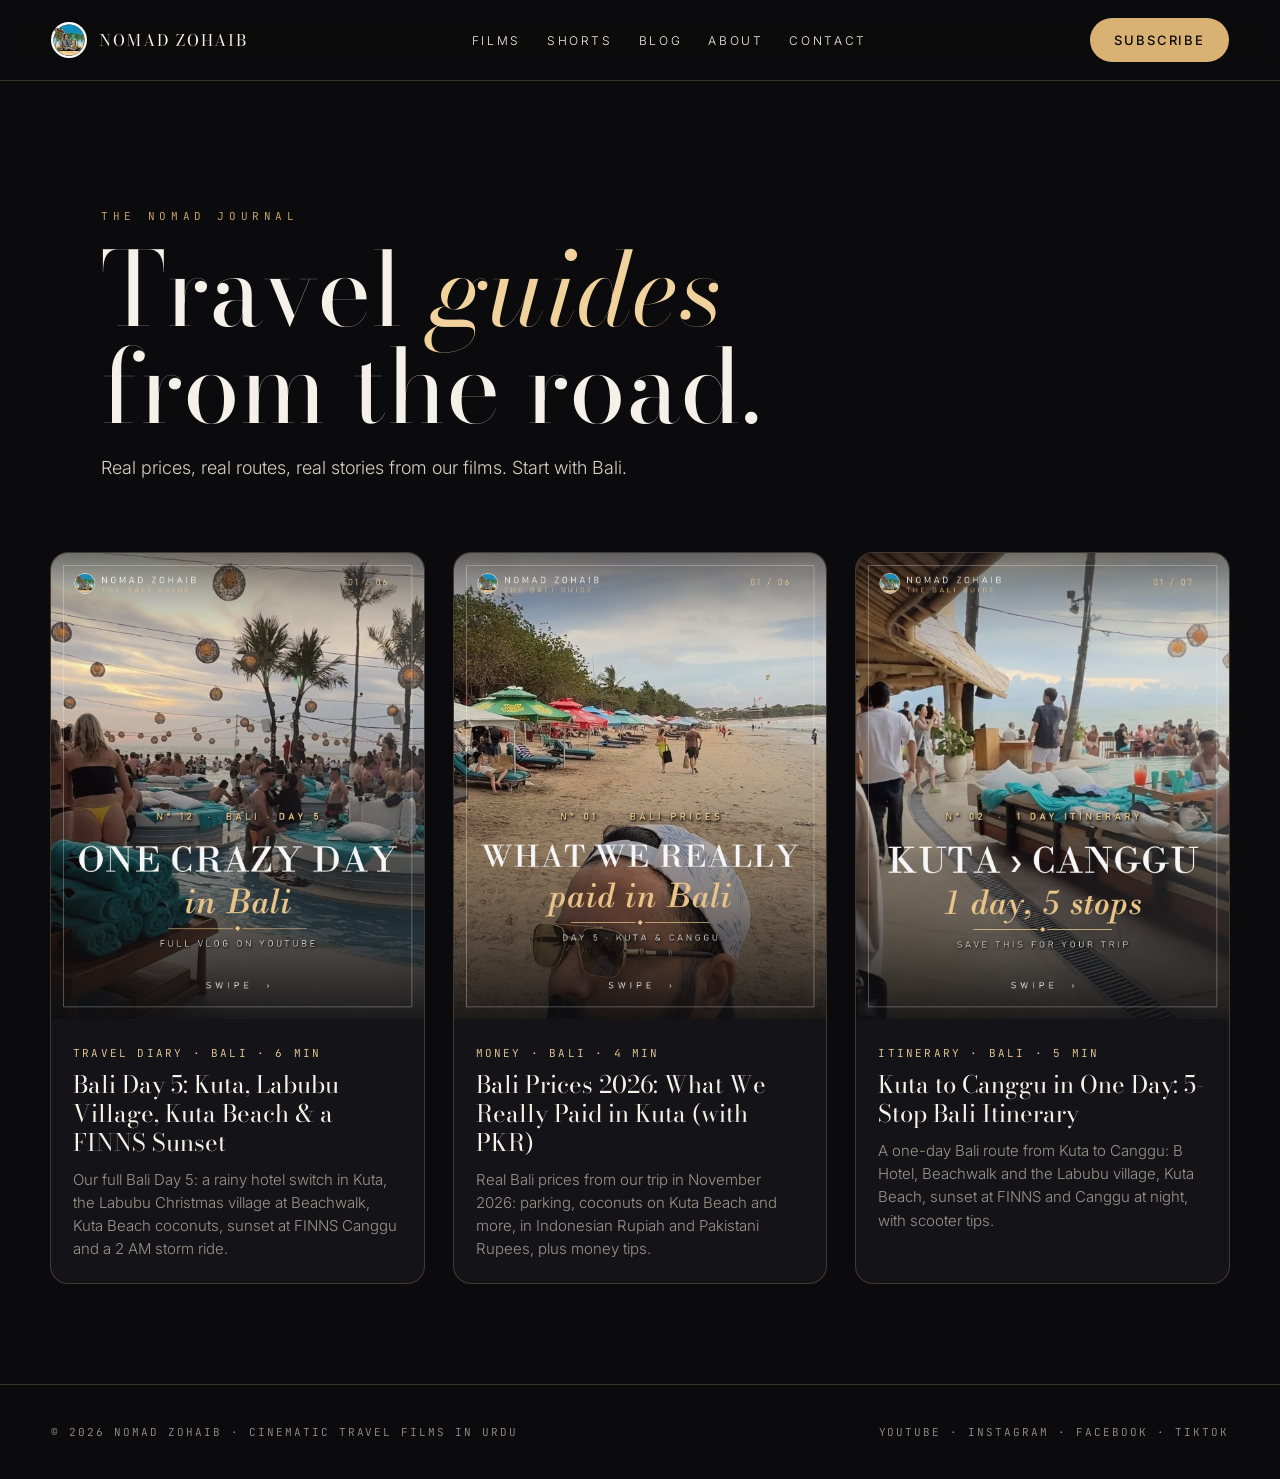
<file: blog/index.html>
<!doctype html><html lang="en"><head><meta charset="utf-8"><meta name="viewport" content="width=device-width,initial-scale=1">
<title>Bali Travel Blog: Guides, Prices &amp; Itineraries | Nomad Zohaib</title><meta name="description" content="Bali travel guides from our trip: real prices in Rupiah and PKR, one-day itineraries, where to stay in Kuta and sunset tips."><link rel="canonical" href="https://nomadzohaib.github.io/blog/">
<meta property="og:type" content="article"><meta property="og:title" content="Bali Travel Blog: Guides, Prices &amp; Itineraries | Nomad Zohaib"><meta property="og:description" content="Bali travel guides from our trip: real prices in Rupiah and PKR, one-day itineraries, where to stay in Kuta and sunset tips.">
<meta property="og:url" content="https://nomadzohaib.github.io/blog/"><meta property="og:image" content="https://nomadzohaib.github.io/media/og.jpg"><meta name="twitter:card" content="summary_large_image">
<link rel="icon" href="/favicon.png"><link rel="preconnect" href="https://fonts.googleapis.com"><link rel="preconnect" href="https://fonts.gstatic.com" crossorigin>
<link href="https://fonts.googleapis.com/css2?family=Bodoni+Moda:ital,opsz,wght@0,6..96,400;1,6..96,400&family=Inter:wght@300;400;500&family=JetBrains+Mono&display=swap" rel="stylesheet">
<link rel="stylesheet" href="/blog/blog.css"></head><body><div class="bar"></div>
<header class="nav"><a class="brand" href="/"><img src="/media/logo_512.png" alt="Nomad Zohaib"><span>NOMAD ZOHAIB</span></a>
<nav><a href="/#films">Films</a><a href="/#shorts">Shorts</a><a href="/blog/">Blog</a><a href="/#about">About</a><a href="/#contact">Contact</a></nav>
<a class="btn btn--gold" href="https://www.youtube.com/@nomadzohaib?sub_confirmation=1" target="_blank" rel="noopener">Subscribe</a></header><section class='hero'><div class='wrap'><div class='eyebrow reveal'>The Nomad Journal</div><h1 class='reveal'>Travel <em>guides</em><br>from the road.</h1><p class='reveal'>Real prices, real routes, real stories from our films. Start with Bali.</p></div></section><section><div class='wrap grid'><a class='card reveal' href='/blog/bali-day-5-guide.html'><div class='im'><img src='/media/tips/recap/01.jpg' alt='Bali Day 5: Kuta, Labubu Village, Kuta Beach &amp; a FINNS Sunset' loading='lazy'></div><div class='tx'><small>TRAVEL DIARY · BALI · 6 MIN</small><h2>Bali Day 5: Kuta, Labubu Village, Kuta Beach &amp; a FINNS Sunset</h2><p>Our full Bali Day 5: a rainy hotel switch in Kuta, the Labubu Christmas village at Beachwalk, Kuta Beach coconuts, sunset at FINNS Canggu and a 2 AM storm ride.</p></div></a><a class='card reveal' href='/blog/bali-prices-we-paid.html'><div class='im'><img src='/media/tips/prices/01.jpg' alt='Bali Prices 2026: What We Really Paid in Kuta (with PKR)' loading='lazy'></div><div class='tx'><small>MONEY · BALI · 4 MIN</small><h2>Bali Prices 2026: What We Really Paid in Kuta (with PKR)</h2><p>Real Bali prices from our trip in November 2026: parking, coconuts on Kuta Beach and more, in Indonesian Rupiah and Pakistani Rupees, plus money tips.</p></div></a><a class='card reveal' href='/blog/kuta-to-canggu-one-day.html'><div class='im'><img src='/media/tips/itinerary/01.jpg' alt='Kuta to Canggu in One Day: 5-Stop Bali Itinerary' loading='lazy'></div><div class='tx'><small>ITINERARY · BALI · 5 MIN</small><h2>Kuta to Canggu in One Day: 5-Stop Bali Itinerary</h2><p>A one-day Bali route from Kuta to Canggu: B Hotel, Beachwalk and the Labubu village, Kuta Beach, sunset at FINNS and Canggu at night, with scooter tips.</p></div></a></div></section><footer><span>© 2026 NOMAD ZOHAIB · CINEMATIC TRAVEL FILMS IN URDU</span>
<span><a href="https://www.youtube.com/@nomadzohaib" target="_blank" rel="noopener">YOUTUBE</a> · <a href="https://www.instagram.com/nomadzohaib.666" target="_blank" rel="noopener">INSTAGRAM</a> ·
<a href="https://www.facebook.com/nomadzohaib" target="_blank" rel="noopener">FACEBOOK</a> · <a href="https://www.tiktok.com/@nomadzohaib" target="_blank" rel="noopener">TIKTOK</a></span></footer><script>
function rv(){document.querySelectorAll('.reveal:not(.in)').forEach(el=>{if(el.getBoundingClientRect().top<innerHeight*0.92)el.classList.add('in')})}
addEventListener('scroll',rv,{passive:true});addEventListener('resize',rv);addEventListener('load',rv);rv();setTimeout(rv,300);
const bar=document.querySelector('.bar');if(bar)addEventListener('scroll',()=>{const h=document.documentElement;bar.style.width=(h.scrollTop/(h.scrollHeight-h.clientHeight)*100)+'%'},{passive:true});
</script></body></html>
</file>
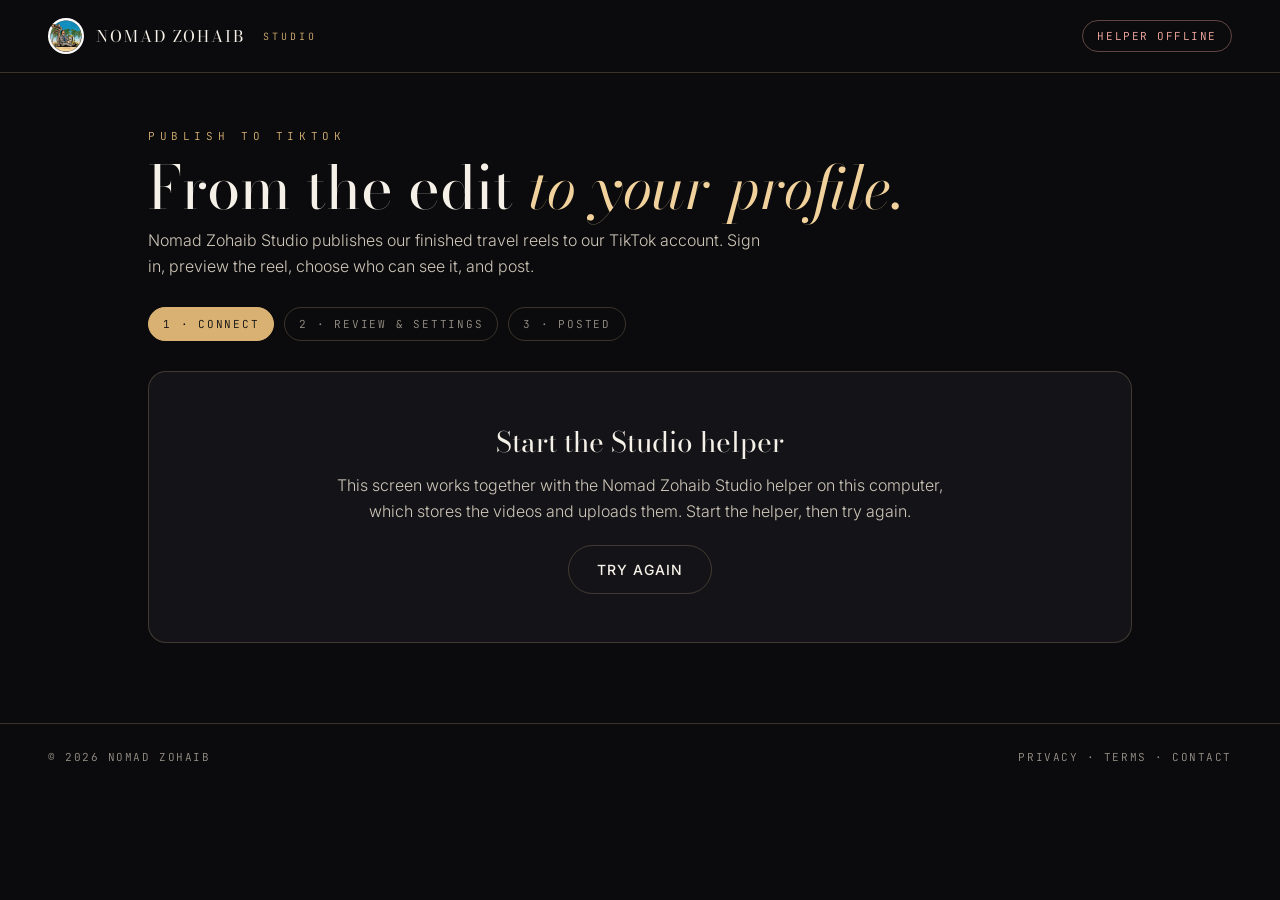
<file: studio/index.html>
﻿<!doctype html>
<html lang="en">
<head>
<meta charset="utf-8">
<meta name="viewport" content="width=device-width,initial-scale=1">
<meta name="robots" content="noindex">
<title>Nomad Zohaib Studio · Publish to TikTok</title>
<link rel="icon" href="/favicon.png">
<link rel="preconnect" href="https://fonts.googleapis.com"><link rel="preconnect" href="https://fonts.gstatic.com" crossorigin>
<link href="https://fonts.googleapis.com/css2?family=Bodoni+Moda:ital,opsz,wght@0,6..96,400;1,6..96,400&family=Inter:wght@300;400;500;600&family=JetBrains+Mono&display=swap" rel="stylesheet">
<style>
:root{--ink:#0b0b0d;--ink2:#141418;--ink3:#1b1b20;--paper:#f6f1e8;--gold:#d9b273;--gold2:#f2d29c;--muted:#9a948a;--line:rgba(242,210,156,.2);--red:#fe2c55;
--serif:"Bodoni Moda",Georgia,serif;--sans:"Inter",system-ui,sans-serif;--mono:"JetBrains Mono",ui-monospace,monospace}
*{box-sizing:border-box;margin:0;padding:0}
body{background:var(--ink);color:var(--paper);font-family:var(--sans);font-weight:300;-webkit-font-smoothing:antialiased;min-height:100vh}
a{color:var(--gold2)}button{font:inherit;color:inherit;cursor:pointer}
.nav{display:flex;justify-content:space-between;align-items:center;padding:18px clamp(20px,4vw,48px);border-bottom:1px solid var(--line)}
.brand{display:flex;gap:12px;align-items:center;font-family:var(--serif);letter-spacing:.12em;color:var(--paper);text-decoration:none}.brand img{width:36px;height:36px;border-radius:50%}
.brand small{font-family:var(--mono);font-size:10px;letter-spacing:.3em;color:var(--gold);margin-left:6px}
.pill{font-family:var(--mono);font-size:11px;letter-spacing:.14em;border:1px solid var(--line);border-radius:999px;padding:8px 14px;color:var(--muted)}
.pill.ok{color:#8fe3a8;border-color:rgba(143,227,168,.35)}.pill.bad{color:#ffb1a8;border-color:rgba(255,177,168,.35)}
main{max-width:1080px;margin:0 auto;padding:clamp(28px,5vw,56px) clamp(20px,4vw,48px) 80px}
.eyebrow{font-family:var(--mono);font-size:11px;letter-spacing:.42em;text-transform:uppercase;color:var(--gold)}
h1{font-family:var(--serif);font-weight:400;font-size:clamp(34px,5vw,60px);line-height:1.02;margin:14px 0 10px}h1 em{font-style:italic;color:var(--gold2)}
.lead{color:#cfc7b9;max-width:620px;line-height:1.6}
.steps{display:flex;gap:10px;margin:28px 0 30px;flex-wrap:wrap}
.step{font-family:var(--mono);font-size:11px;letter-spacing:.16em;padding:9px 14px;border-radius:999px;border:1px solid var(--line);color:var(--muted)}
.step.on{background:var(--gold);color:var(--ink);border-color:var(--gold)}.step.done{color:var(--gold2)}
.panel{background:var(--ink2);border:1px solid var(--line);border-radius:18px;padding:clamp(20px,3vw,32px)}
.hide{display:none!important}
.center{text-align:center;padding:48px 20px}
.btn{display:inline-flex;align-items:center;justify-content:center;gap:10px;padding:15px 28px;border-radius:999px;border:0;font-weight:500;font-size:14px;letter-spacing:.08em;transition:.25s}
.btn--tt{background:#fff;color:#000}.btn--tt:hover{background:var(--gold2)}
.btn--post{background:var(--red);color:#fff;width:100%;font-size:15px;padding:17px}.btn--post:disabled{background:#3a3a40;color:#8a8a90;cursor:not-allowed}
.btn--ghost{background:none;border:1px solid var(--line);color:var(--paper)}.btn--ghost:hover{border-color:var(--gold)}
.grid{display:grid;grid-template-columns:330px 1fr;gap:clamp(20px,3vw,36px)}@media(max-width:860px){.grid{grid-template-columns:1fr}}
.who{display:flex;align-items:center;gap:14px;padding:14px 16px;border:1px solid var(--line);border-radius:14px;background:var(--ink3);margin-bottom:22px}
.who img{width:46px;height:46px;border-radius:50%;object-fit:cover;background:#333}.who b{font-weight:500;display:block}.who span{font-size:13px;color:var(--muted)}
.who small{margin-left:auto;font-family:var(--mono);font-size:10px;letter-spacing:.2em;color:var(--gold)}
.phone{aspect-ratio:9/16;border-radius:22px;overflow:hidden;background:#000;border:1px solid var(--line);position:relative}
.phone video{width:100%;height:100%;object-fit:cover;display:block}
.phone .ph{position:absolute;inset:0;display:grid;place-items:center;color:var(--muted);font-size:13px;text-align:center;padding:20px}
.meta{font-family:var(--mono);font-size:11px;color:var(--muted);letter-spacing:.1em;margin-top:10px;display:flex;justify-content:space-between}
label.f{display:block;font-family:var(--mono);font-size:11px;letter-spacing:.24em;text-transform:uppercase;color:var(--gold);margin:22px 0 9px}
label.f:first-child{margin-top:0}
select,textarea{width:100%;background:var(--ink3);border:1px solid var(--line);border-radius:12px;color:var(--paper);font:inherit;font-size:15px;padding:13px 14px;outline:none}
select:focus,textarea:focus{border-color:var(--gold)}textarea{min-height:104px;resize:vertical;line-height:1.5}
.count{font-family:var(--mono);font-size:11px;color:var(--muted);text-align:right;margin-top:5px}
.checks{display:flex;gap:10px;flex-wrap:wrap}
.chk{display:flex;align-items:center;gap:9px;border:1px solid var(--line);border-radius:12px;padding:11px 14px;font-size:14px;cursor:pointer;user-select:none}
.chk input{accent-color:var(--gold);width:17px;height:17px}.chk.off{opacity:.38;cursor:not-allowed}
.row{display:flex;justify-content:space-between;align-items:center;gap:16px}
.sw{position:relative;width:48px;height:27px;flex:none}.sw input{opacity:0;width:100%;height:100%;position:absolute;inset:0;margin:0;cursor:pointer;z-index:2}
.sw i{position:absolute;inset:0;border-radius:999px;background:#3a3a40;transition:.2s}.sw i::after{content:"";position:absolute;top:3px;left:3px;width:21px;height:21px;border-radius:50%;background:#fff;transition:.2s}
.sw input:checked+i{background:var(--gold)}.sw input:checked+i::after{transform:translateX(21px)}
.sub{font-size:13px;color:var(--muted);line-height:1.5;margin-top:6px}
.note{font-size:13px;line-height:1.5;border-left:2px solid var(--gold);background:rgba(217,178,115,.08);padding:11px 14px;border-radius:0 10px 10px 0;margin-top:12px;color:#e6dccb}
.warn{border-left-color:#ffb1a8;background:rgba(255,177,168,.08);color:#ffd2cc}
.consent{font-size:13px;color:#cfc7b9;line-height:1.55;margin:24px 0 14px}
.done-ic{width:76px;height:76px;border-radius:50%;border:1px solid var(--gold);display:grid;place-items:center;margin:0 auto 20px;font-size:32px;color:var(--gold2)}
.spin{width:38px;height:38px;border-radius:50%;border:2px solid var(--line);border-top-color:var(--gold);animation:sp 1s linear infinite;margin:0 auto 18px}@keyframes sp{to{transform:rotate(360deg)}}
footer{border-top:1px solid var(--line);padding:26px clamp(20px,4vw,48px);font-family:var(--mono);font-size:11px;letter-spacing:.14em;color:var(--muted);display:flex;gap:18px;flex-wrap:wrap;justify-content:space-between}
footer a{color:var(--muted);text-decoration:none}footer a:hover{color:var(--gold2)}
</style>
</head>
<body>
<header class="nav">
  <a class="brand" href="/"><img src="/media/logo_512.png" alt=""><span>NOMAD ZOHAIB</span><small>STUDIO</small></a>
  <span class="pill" id="helper">CHECKING HELPER…</span>
</header>

<main>
  <div class="eyebrow">Publish to TikTok</div>
  <h1>From the edit <em>to your profile.</em></h1>
  <p class="lead">Nomad Zohaib Studio publishes our finished travel reels to our TikTok account. Sign in, preview the reel, choose who can see it, and post.</p>

  <div class="steps"><span class="step on" id="s1">1 · CONNECT</span><span class="step" id="s2">2 · REVIEW &amp; SETTINGS</span><span class="step" id="s3">3 · POSTED</span></div>

  <!-- helper offline -->
  <section class="panel center hide" id="offline">
    <h2 style="font-family:var(--serif);font-weight:400;font-size:28px;margin-bottom:10px">Start the Studio helper</h2>
    <p class="lead" style="margin:0 auto 20px">This screen works together with the Nomad Zohaib Studio helper on this computer, which stores the videos and uploads them. Start the helper, then try again.</p>
    <button class="btn btn--ghost" onclick="boot()">TRY AGAIN</button>
  </section>

  <!-- 1 connect -->
  <section class="panel center hide" id="connect">
    <h2 style="font-family:var(--serif);font-weight:400;font-size:30px;margin-bottom:10px">Connect your TikTok account</h2>
    <p class="lead" style="margin:0 auto 26px">You'll be taken to TikTok to sign in and approve. We ask for your basic profile (to show which account you're posting to) and permission to upload and publish videos you choose here.</p>
    <button class="btn btn--tt" id="login">
      <svg width="20" height="20" viewBox="0 0 24 24"><path fill="currentColor" d="M16 3c.3 2.4 1.7 3.9 4 4.2v3.3c-1.5 0-2.8-.4-4-1.2v6.2a5.5 5.5 0 1 1-5.5-5.5h.5v3.4a2.2 2.2 0 1 0 1.6 2.1V3z"/></svg>
      Continue with TikTok</button>
    <p class="sub" id="cmsg" style="margin-top:18px"></p>
  </section>

  <!-- 2 compose -->
  <section class="hide" id="compose">
    <div class="who"><img id="avatar" alt=""><div><b id="nick">…</b><span id="user"></span></div><small>POSTING TO THIS ACCOUNT · <a href="#" id="signout" style="letter-spacing:.2em">SIGN OUT</a></small></div>
    <div class="grid">
      <div>
        <div class="phone"><video id="vid" controls playsinline preload="metadata"></video><div class="ph" id="vph">Choose a reel to preview it here.</div></div>
        <div class="meta"><span id="vlen">–</span><span id="vsize"></span></div>
      </div>
      <div class="panel">
        <label class="f" for="reel">Video</label>
        <select id="reel"><option value="">Choose a reel…</option></select>
        <div class="note warn hide" id="toolong"></div>

        <label class="f" for="title">Caption</label>
        <textarea id="title" maxlength="2200" placeholder="Write a caption…"></textarea>
        <div class="count"><span id="cc">0</span> / 2200</div>

        <label class="f" for="privacy">Who can view this video</label>
        <select id="privacy"><option value="" selected disabled>Select who can view…</option></select>

        <label class="f">Allow users to</label>
        <div class="checks">
          <label class="chk" id="lc"><input type="checkbox" id="c_comment"> Comment</label>
          <label class="chk" id="ld"><input type="checkbox" id="c_duet"> Duet</label>
          <label class="chk" id="ls"><input type="checkbox" id="c_stitch"> Stitch</label>
        </div>
        <p class="sub" id="intnote"></p>

        <label class="f">Disclose video content</label>
        <div class="row"><p class="sub" style="margin:0">Turn on to disclose that this video promotes goods or services in exchange for something of value. Your video could promote yourself, a third party, or both.</p>
          <span class="sw"><input type="checkbox" id="disclose" aria-label="Disclose video content"><i></i></span></div>
        <div class="hide" id="brandbox" style="margin-top:14px">
          <div class="checks">
            <label class="chk"><input type="checkbox" id="b_own"> Your brand</label>
            <label class="chk" id="lb"><input type="checkbox" id="b_paid"> Branded content</label>
          </div>
          <p class="sub">Your brand: you are promoting yourself or your own business. Branded content: you are promoting another brand or a third party.</p>
          <div class="note hide" id="blabel"></div>
          <div class="note warn hide" id="bneed">You need to indicate if your content promotes yourself, a third party, or both.</div>
        </div>

        <p class="consent" id="consent"></p>
        <button class="btn btn--post" id="post" disabled>Post to TikTok</button>
        <p class="sub" id="why" style="text-align:center;margin-top:10px"></p>
      </div>
    </div>
  </section>

  <!-- 3 result -->
  <section class="panel center hide" id="result">
    <div id="rspin" class="spin"></div><div id="rdone" class="done-ic hide">✓</div>
    <h2 id="rt" style="font-family:var(--serif);font-weight:400;font-size:30px;margin-bottom:10px">Uploading to TikTok…</h2>
    <p class="lead" id="rm" style="margin:0 auto 24px">Keep this page open.</p>
    <button class="btn btn--ghost hide" id="again">POST ANOTHER REEL</button>
  </section>
</main>

<footer><span>© 2026 NOMAD ZOHAIB</span><span><a href="/privacy.html">PRIVACY</a> · <a href="/terms.html">TERMS</a> · <a href="mailto:nomadzohaib@gmail.com">CONTACT</a></span></footer>

<script>
const LOCAL = location.host === "127.0.0.1:8787";          // same screen served by the helper itself
const API = LOCAL ? "" : "http://127.0.0.1:8787";
const PRIV = {PUBLIC_TO_EVERYONE:"Everyone", MUTUAL_FOLLOW_FRIENDS:"Friends", FOLLOWER_OF_CREATOR:"Followers", SELF_ONLY:"Only me"};
const MUSIC = '<a href="https://www.tiktok.com/legal/page/global/music-usage-confirmation/en" target="_blank" rel="noopener">Music Usage Confirmation</a>';
const BRANDED = '<a href="https://www.tiktok.com/legal/page/global/bc-policy/en" target="_blank" rel="noopener">Branded Content Policy</a>';
const $ = id => document.getElementById(id);
let cfg = null, creator = null, list = [];

const show = id => ["offline","connect","compose","result"].forEach(x => $(x).classList.toggle("hide", x !== id));
const step = n => [1,2,3].forEach(i => { $("s"+i).className = "step" + (i === n ? " on" : i < n ? " done" : ""); });
async function api(path, body) {
  const r = await fetch(API + path, {method: body ? "POST" : "GET", headers: {"Content-Type":"application/json", ...(cfg ? {"X-NZ-Key": cfg.key} : {})},
                                     body: body ? JSON.stringify(body) : undefined});
  const j = await r.json();
  if (!r.ok) throw new Error(j.error || "Something went wrong");
  return j;
}

async function boot() {
  try { cfg = await api("/api/config"); }
  catch { $("helper").textContent = "HELPER OFFLINE"; $("helper").className = "pill bad"; step(1); return show("offline"); }
  $("helper").textContent = cfg.sandbox ? "HELPER ONLINE · SANDBOX" : "HELPER ONLINE"; $("helper").className = "pill ok";
  const q = new URLSearchParams(location.search), code = q.get("code");
  if (code) {                                             // just came back from TikTok
    history.replaceState(null, "", location.pathname);
    try { const r = await api("/api/exchange", {code}); cfg.connected = true; cfg.granted = r.granted; }
    catch (e) { step(1); show("connect"); $("cmsg").textContent = "TikTok sign-in did not complete: " + e.message; return; }
  }
  if (!(q.get("preview") && location.hostname === "localhost") && (!cfg.connected || !(cfg.granted || "").includes("video.publish"))) {
    step(1); show("connect");
    if (cfg.connected) $("cmsg").textContent = "Your account is connected for drafts only. Continue with TikTok once more to allow posting.";
    return;
  }
  if (q.get("preview") && location.hostname === "localhost") {   // layout check on the dev machine only: sample creator, real reel list
    creator = {creator_nickname: "Preview creator", creator_username: "preview", privacy_level_options: ["PUBLIC_TO_EVERYONE","MUTUAL_FOLLOW_FRIENDS","SELF_ONLY"],
               duet_disabled: true, max_video_post_duration_sec: 600};
    list = await api("/api/reels"); return compose();
  }
  try { creator = await api("/api/creator"); list = await api("/api/reels"); }
  catch (e) { step(1); show("connect"); $("cmsg").textContent = "Please sign in again: " + e.message; return; }
  compose();
}

$("login").onclick = () => {
  const p = new URLSearchParams({client_key: cfg.client_key, scope: cfg.scopes, response_type: "code", redirect_uri: cfg.redirect_uri, state: LOCAL ? "studio-local" : "studio"});
  location.href = "https://www.tiktok.com/v2/auth/authorize/?" + p;
};

function compose() {
  step(2); show("compose");
  $("avatar").src = creator.creator_avatar_url || "/media/logo_512.png";
  $("nick").textContent = creator.creator_nickname || "TikTok creator";
  $("user").textContent = creator.creator_username ? "@" + creator.creator_username : "";
  $("reel").innerHTML = '<option value="">Choose a reel…</option>' + list.map(r => `<option value="${r.id}">${r.label.replace(/</g,"&lt;")}</option>`).join("");
  $("privacy").innerHTML = '<option value="" selected disabled>Select who can view…</option>' +
    (creator.privacy_level_options || []).map(p => `<option value="${p}">${PRIV[p] || p}</option>`).join("");
  const dis = [["comment","lc","Comments"],["duet","ld","Duet"],["stitch","ls","Stitch"]].filter(([k, l]) => {
    const off = !!creator[k + "_disabled"]; $("c_" + k).checked = false; $("c_" + k).disabled = off; $(l).classList.toggle("off", off); return off; });
  $("intnote").textContent = dis.length ? dis.map(d => d[2]).join(", ") + " turned off in your TikTok settings." : "";
  $("disclose").checked = $("b_own").checked = $("b_paid").checked = false; $("title").value = ""; $("vid").removeAttribute("src"); $("vph").classList.remove("hide");
  refresh();
}

$("reel").onchange = () => {
  const r = list.find(x => x.id === $("reel").value);
  if (!r) { $("vid").removeAttribute("src"); $("vid").load(); $("vph").classList.remove("hide"); $("vlen").textContent = "–"; $("vsize").textContent = ""; return refresh(); }
  $("vid").src = `${API}/api/video?id=${encodeURIComponent(r.id)}&k=${encodeURIComponent(cfg.key)}#t=1.5`; $("vph").classList.add("hide");
  $("title").value = r.caption; $("vlen").textContent = r.seconds + " s"; $("vsize").textContent = r.mb + " MB";
  refresh();
};
["title","privacy","disclose","b_own","b_paid"].forEach(id => $(id).addEventListener("input", refresh));

function refresh() {
  const r = list.find(x => x.id === $("reel").value), max = creator?.max_video_post_duration_sec || 600;
  const tooLong = r && r.seconds > max;
  $("toolong").classList.toggle("hide", !tooLong);
  if (tooLong) $("toolong").textContent = `This video is ${r.seconds} s. Your TikTok account can post up to ${max} s.`;
  $("cc").textContent = $("title").value.length;
  const disc = $("disclose").checked, own = $("b_own").checked, paid = $("b_paid").checked;
  $("brandbox").classList.toggle("hide", !disc);
  // branded content can never be private
  const only = [...$("privacy").options].find(o => o.value === "SELF_ONLY");
  if (only) { only.disabled = disc && paid; only.textContent = "Only me" + (disc && paid ? " (not available for branded content)" : ""); }
  const priv = $("privacy").value, lockPaid = priv === "SELF_ONLY" && !paid;
  $("b_paid").disabled = lockPaid; $("lb").classList.toggle("off", lockPaid);
  $("lb").title = lockPaid ? "Branded content visibility cannot be set to private." : "";
  $("blabel").classList.toggle("hide", !(disc && (own || paid)));
  $("blabel").textContent = paid ? "Your video will be labeled as “Paid partnership”." : "Your video will be labeled as “Promotional content”.";
  $("bneed").classList.toggle("hide", !(disc && !own && !paid));
  $("consent").innerHTML = "By posting, you agree to TikTok's " + (disc && paid ? BRANDED + " and " + MUSIC : MUSIC) + ".";
  const why = !r ? "Choose a reel." : tooLong ? "This video is too long for your account." : !priv ? "Choose who can view this video." :
              disc && !own && !paid ? "Choose what your content promotes." : "";
  $("why").textContent = why; $("post").disabled = !!why;
}

$("post").onclick = async () => {
  const body = {id: $("reel").value, title: $("title").value, privacy_level: $("privacy").value,
    disable_comment: !$("c_comment").checked, disable_duet: !$("c_duet").checked, disable_stitch: !$("c_stitch").checked,
    brand_organic: $("disclose").checked && $("b_own").checked, brand_content: $("disclose").checked && $("b_paid").checked};
  step(3); show("result");
  $("rspin").classList.remove("hide"); $("rdone").classList.add("hide"); $("again").classList.add("hide");
  $("rt").textContent = "Uploading to TikTok…"; $("rm").textContent = "Keep this page open.";
  try {
    const {publish_id} = await api("/api/publish", body);
    $("rt").textContent = "TikTok is processing your video…";
    for (let i = 0; i < 40; i++) {
      await new Promise(r => setTimeout(r, 4000));
      const s = await api("/api/status?publish_id=" + encodeURIComponent(publish_id));
      if (s.status === "PUBLISH_COMPLETE") return finish(true, "Posted to TikTok", "Your video is on @" + (creator.creator_username || "your profile") + ". It can take a few minutes to show up there.");
      if (s.status === "FAILED") return finish(false, "TikTok could not post this video", s.fail_reason || "Please try again.");
    }
    finish(true, "Sent to TikTok", "TikTok is still processing the video. It will appear on your profile in a few minutes.");
  } catch (e) { finish(false, "Could not post", e.message); }
};
function finish(ok, t, m) {
  $("rspin").classList.add("hide"); $("rdone").classList.remove("hide"); $("rdone").textContent = ok ? "✓" : "!";
  $("rt").textContent = t; $("rm").textContent = m; $("again").classList.remove("hide");
}
$("again").onclick = compose;
$("signout").onclick = async e => { e.preventDefault(); await api("/api/signout", {}); location.href = location.pathname; };
boot();
</script>
</body>
</html>
</file>
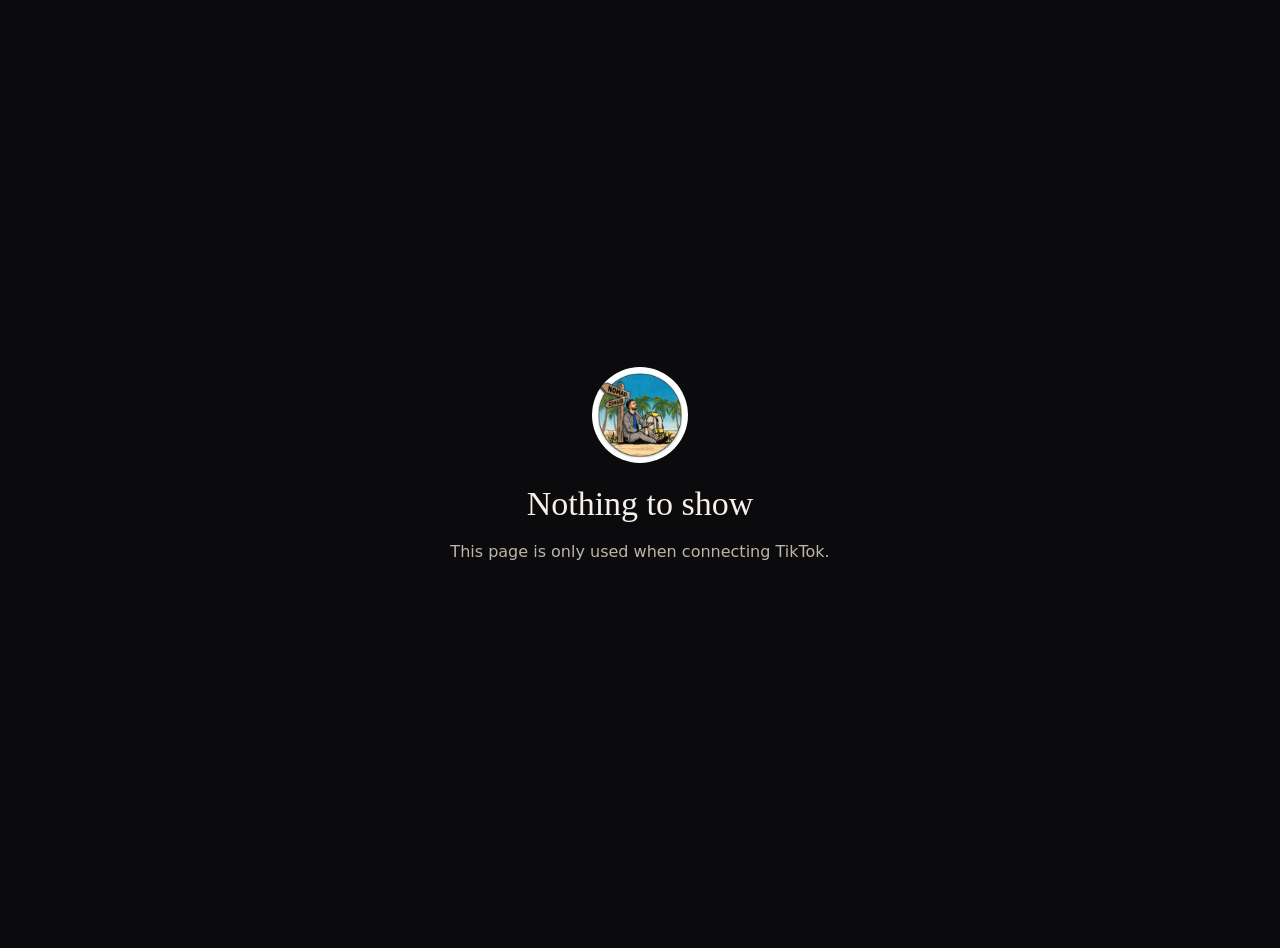
<file: callback.html>
﻿<!DOCTYPE html>
<html lang="en">
<head>
<meta charset="utf-8">
<meta name="viewport" content="width=device-width, initial-scale=1">
<meta name="robots" content="noindex">
<title>Nomad Zohaib · TikTok connected</title>
<style>
  body{margin:0;min-height:100vh;display:grid;place-items:center;background:#0b0b0d;color:#f6f1e8;font-family:Georgia,serif;text-align:center;padding:24px}
  .card{max-width:560px}
  img{width:96px;border-radius:50%;margin-bottom:18px}
  h1{font-weight:400;font-size:34px;margin:0 0 10px}
  p{color:#bdb5a7;font-family:system-ui,sans-serif;line-height:1.6}
  code{display:block;word-break:break-all;background:#16161a;border:1px solid rgba(242,210,156,.3);border-radius:12px;padding:16px;margin:18px 0;font-size:15px;color:#f2d29c}
  button{font:600 14px system-ui;letter-spacing:.12em;background:#d9b273;color:#0b0b0d;border:0;border-radius:999px;padding:14px 26px;cursor:pointer}
</style>
</head>
<body>
<div class="card">
  <img src="media/logo_512.png" alt="Nomad Zohaib">
  <h1 id="t">TikTok connected</h1>
  <p id="m">Copy this code and paste it into the window on your computer that asks for it.</p>
  <code id="c">…</code>
  <button id="b" type="button">COPY CODE</button>
</div>
<script>
  const q = new URLSearchParams(location.search);
  const code = q.get("code"), err = q.get("error_description") || q.get("error");
  if (code && q.get("state") === "studio-local") { location.replace("http://127.0.0.1:8787/?code=" + encodeURIComponent(code)); }
  if (code && q.get("state") === "studio") { location.replace("/studio/?code=" + encodeURIComponent(code)); }   // sign-in started from the Studio screen
  if (code) { document.getElementById("c").textContent = code; }
  else {
    document.getElementById("t").textContent = err ? "Not connected" : "Nothing to show";
    document.getElementById("m").textContent = err ? "TikTok said: " + err : "This page is only used when connecting TikTok.";
    document.getElementById("c").remove(); document.getElementById("b").remove();
  }
  document.getElementById("b")?.addEventListener("click", async e => {
    try { await navigator.clipboard.writeText(code); e.target.textContent = "COPIED ✓"; } catch { e.target.textContent = "SELECT AND COPY THE CODE ABOVE"; }
  });
</script>
</body>
</html>
</file>
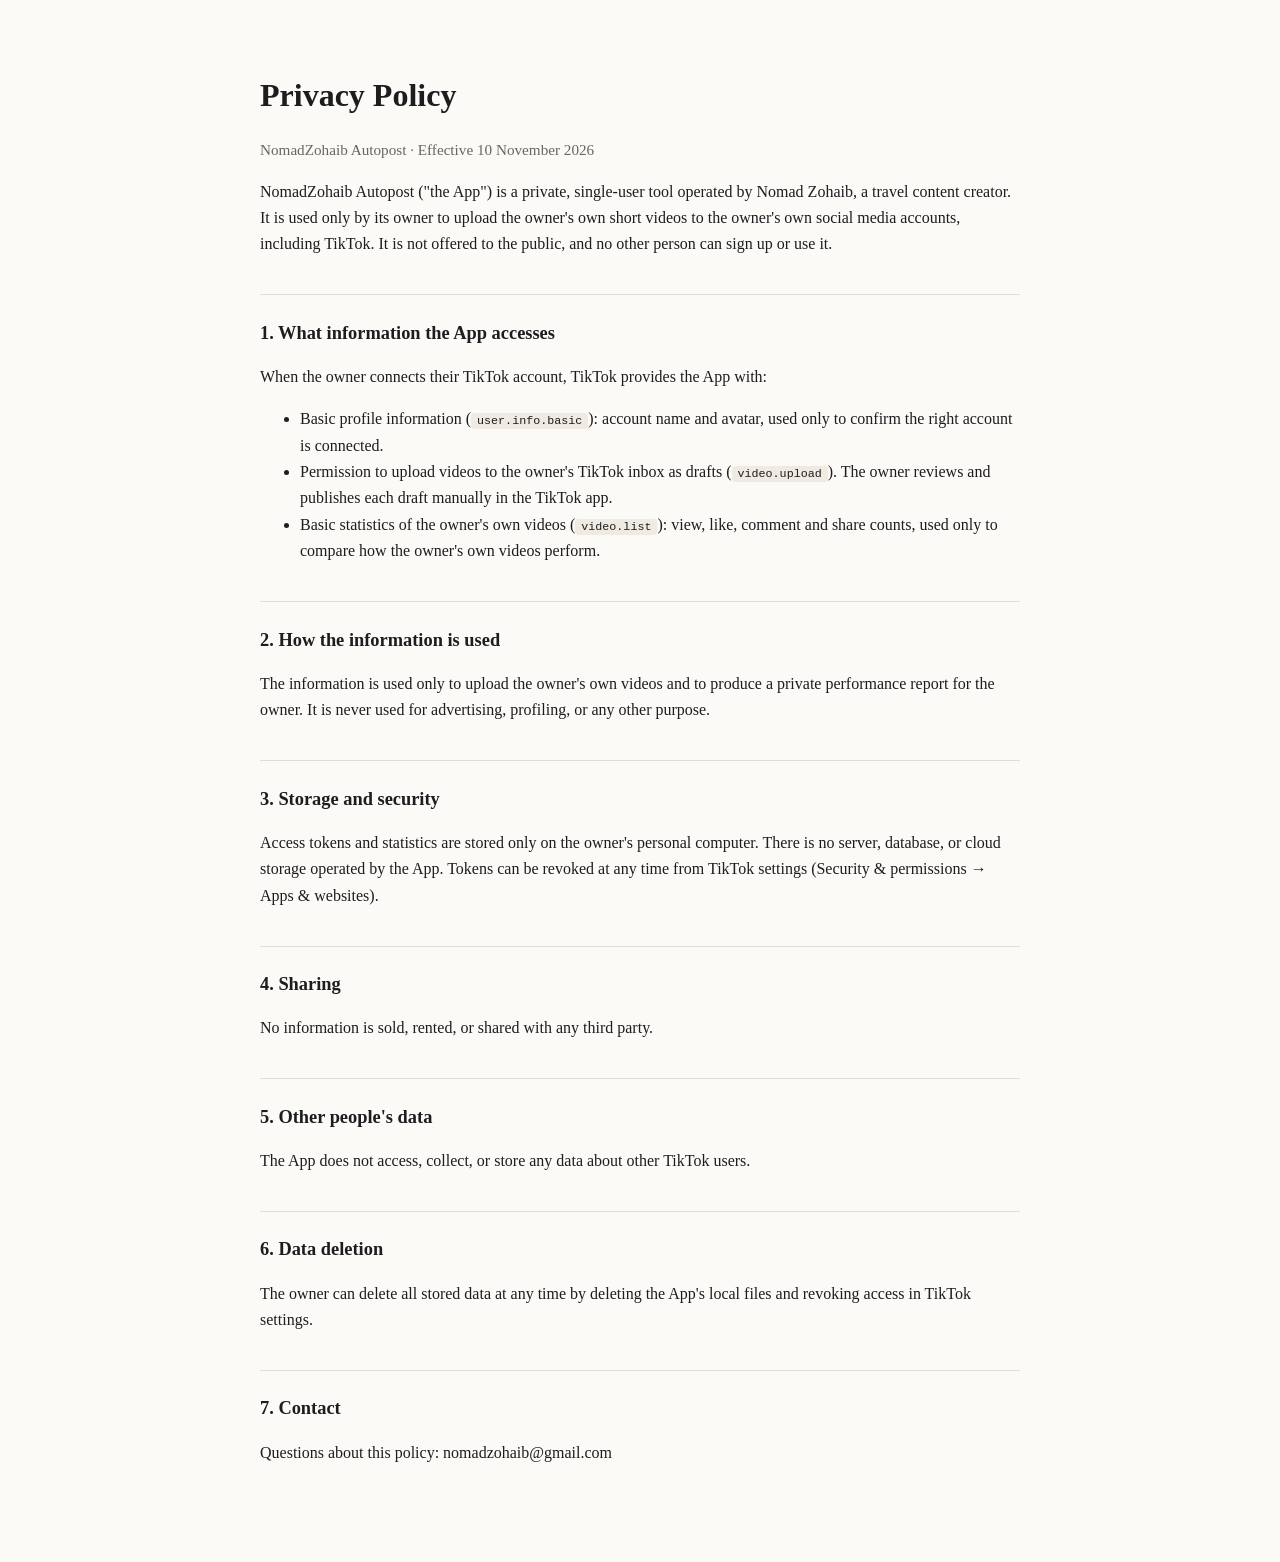
<file: privacy.html>
<!DOCTYPE html>
<html lang="en">
<head>
<meta charset="utf-8">
<meta name="viewport" content="width=device-width, initial-scale=1">
<title>NomadZohaib Autopost: Privacy Policy</title>
<style>
  body { font-family: Georgia, "Times New Roman", serif; max-width: 760px; margin: 0 auto; padding: 48px 24px 80px; color: #1d1d1f; line-height: 1.65; background: #fbfaf7; }
  h1 { font-size: 2rem; margin-bottom: .2em; }
  h2 { font-size: 1.15rem; margin-top: 2em; border-top: 1px solid #e3ded3; padding-top: 1.2em; }
  .meta { color: #6b665c; font-size: .95rem; }
  code { background: #efebe2; padding: 1px 6px; border-radius: 4px; font-size: .9em; }
</style>
</head>
<body>
<h1>Privacy Policy</h1>
<p class="meta">NomadZohaib Autopost · Effective 10 November 2026</p>

<p>NomadZohaib Autopost ("the App") is a private, single-user tool operated by Nomad Zohaib, a travel content creator. It is used only by its owner to upload the owner's own short videos to the owner's own social media accounts, including TikTok. It is not offered to the public, and no other person can sign up or use it.</p>

<h2>1. What information the App accesses</h2>
<p>When the owner connects their TikTok account, TikTok provides the App with:</p>
<ul>
  <li>Basic profile information (<code>user.info.basic</code>): account name and avatar, used only to confirm the right account is connected.</li>
  <li>Permission to upload videos to the owner's TikTok inbox as drafts (<code>video.upload</code>). The owner reviews and publishes each draft manually in the TikTok app.</li>
  <li>Basic statistics of the owner's own videos (<code>video.list</code>): view, like, comment and share counts, used only to compare how the owner's own videos perform.</li>
</ul>

<h2>2. How the information is used</h2>
<p>The information is used only to upload the owner's own videos and to produce a private performance report for the owner. It is never used for advertising, profiling, or any other purpose.</p>

<h2>3. Storage and security</h2>
<p>Access tokens and statistics are stored only on the owner's personal computer. There is no server, database, or cloud storage operated by the App. Tokens can be revoked at any time from TikTok settings (Security & permissions → Apps & websites).</p>

<h2>4. Sharing</h2>
<p>No information is sold, rented, or shared with any third party.</p>

<h2>5. Other people's data</h2>
<p>The App does not access, collect, or store any data about other TikTok users.</p>

<h2>6. Data deletion</h2>
<p>The owner can delete all stored data at any time by deleting the App's local files and revoking access in TikTok settings.</p>

<h2>7. Contact</h2>
<p>Questions about this policy: nomadzohaib@gmail.com</p>
</body>
</html>
</file>
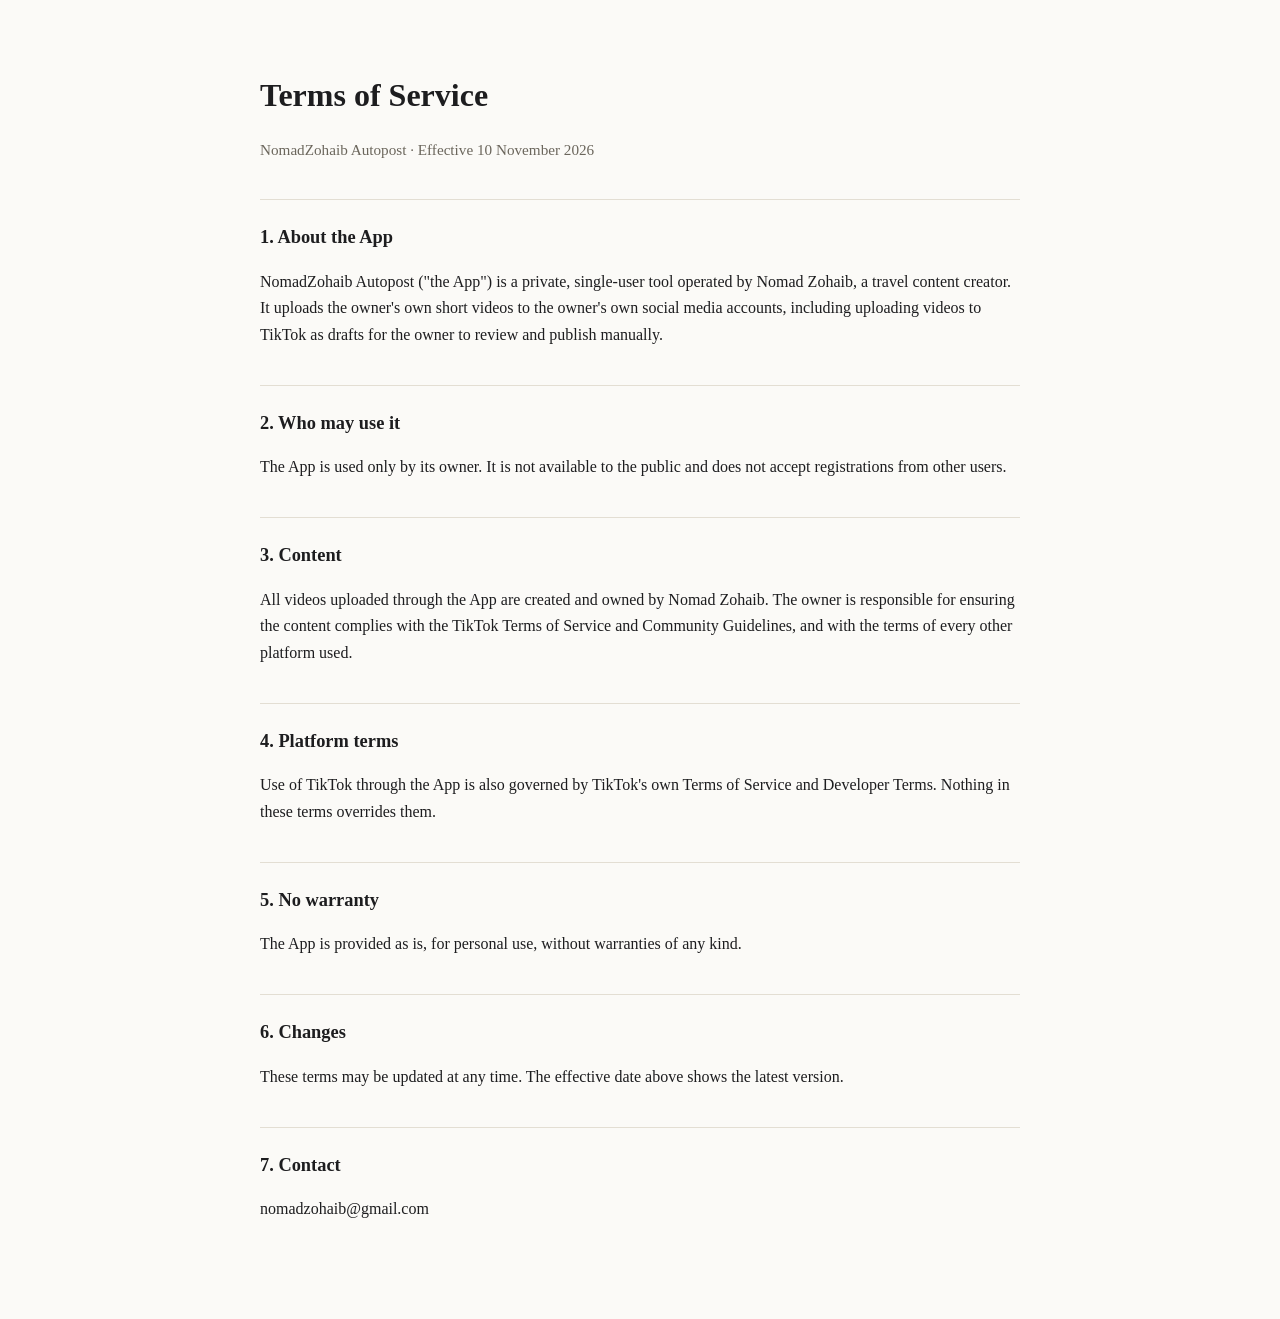
<file: terms.html>
<!DOCTYPE html>
<html lang="en">
<head>
<meta charset="utf-8">
<meta name="viewport" content="width=device-width, initial-scale=1">
<title>NomadZohaib Autopost: Terms of Service</title>
<style>
  body { font-family: Georgia, "Times New Roman", serif; max-width: 760px; margin: 0 auto; padding: 48px 24px 80px; color: #1d1d1f; line-height: 1.65; background: #fbfaf7; }
  h1 { font-size: 2rem; margin-bottom: .2em; }
  h2 { font-size: 1.15rem; margin-top: 2em; border-top: 1px solid #e3ded3; padding-top: 1.2em; }
  .meta { color: #6b665c; font-size: .95rem; }
</style>
</head>
<body>
<h1>Terms of Service</h1>
<p class="meta">NomadZohaib Autopost · Effective 10 November 2026</p>

<h2>1. About the App</h2>
<p>NomadZohaib Autopost ("the App") is a private, single-user tool operated by Nomad Zohaib, a travel content creator. It uploads the owner's own short videos to the owner's own social media accounts, including uploading videos to TikTok as drafts for the owner to review and publish manually.</p>

<h2>2. Who may use it</h2>
<p>The App is used only by its owner. It is not available to the public and does not accept registrations from other users.</p>

<h2>3. Content</h2>
<p>All videos uploaded through the App are created and owned by Nomad Zohaib. The owner is responsible for ensuring the content complies with the TikTok Terms of Service and Community Guidelines, and with the terms of every other platform used.</p>

<h2>4. Platform terms</h2>
<p>Use of TikTok through the App is also governed by TikTok's own Terms of Service and Developer Terms. Nothing in these terms overrides them.</p>

<h2>5. No warranty</h2>
<p>The App is provided as is, for personal use, without warranties of any kind.</p>

<h2>6. Changes</h2>
<p>These terms may be updated at any time. The effective date above shows the latest version.</p>

<h2>7. Contact</h2>
<p>nomadzohaib@gmail.com</p>
</body>
</html>
</file>
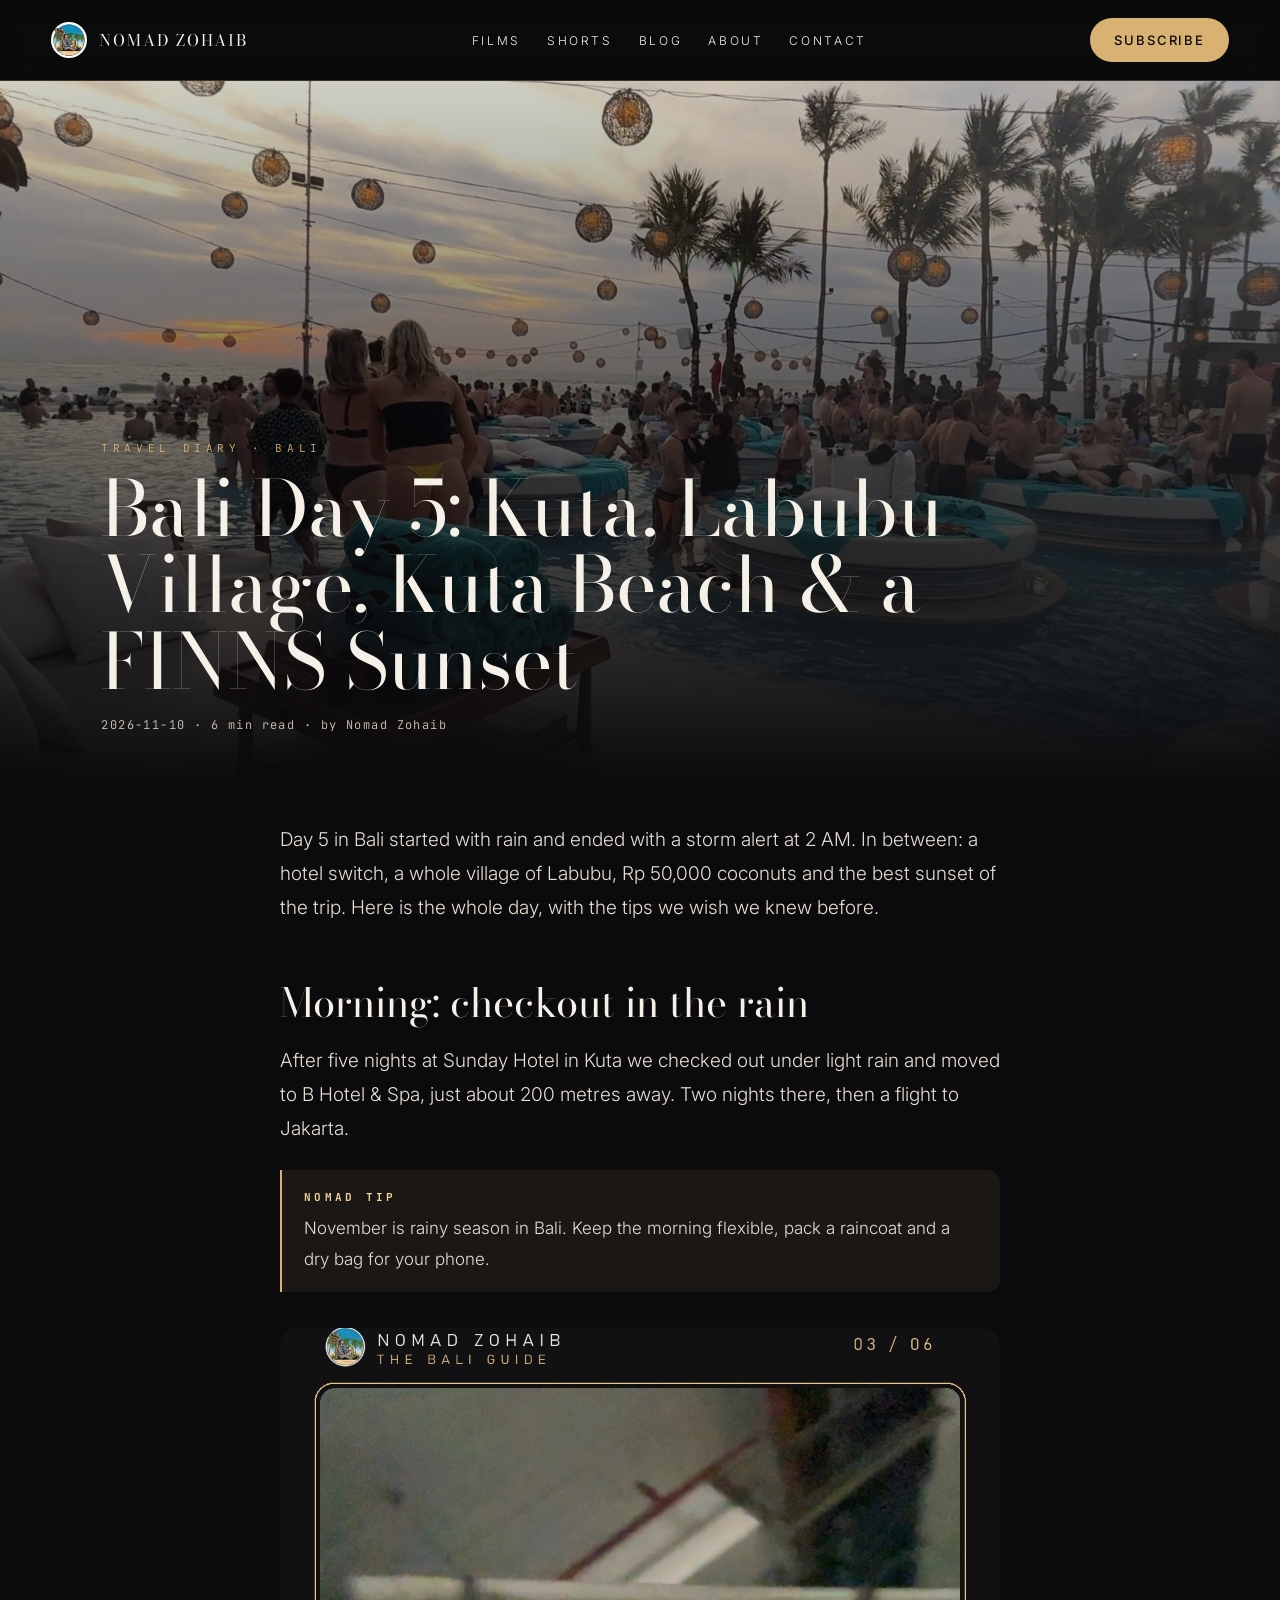
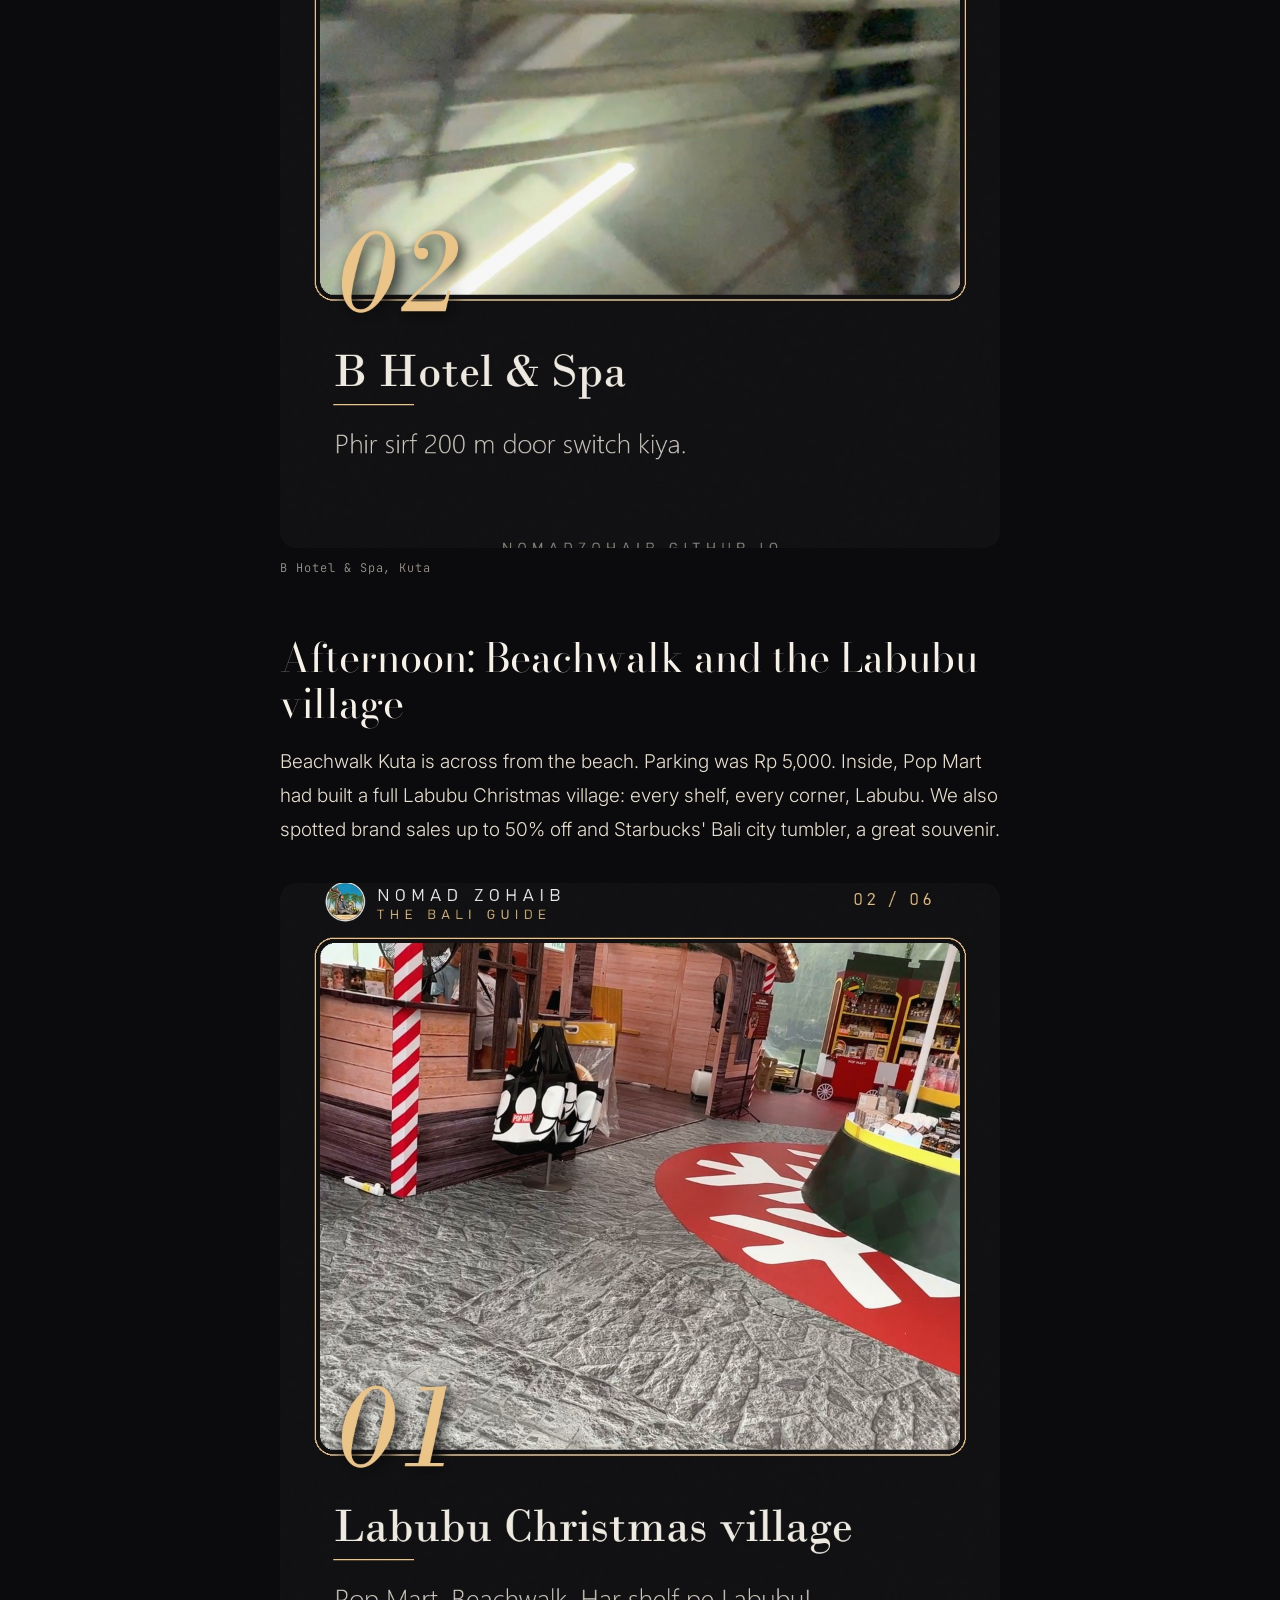
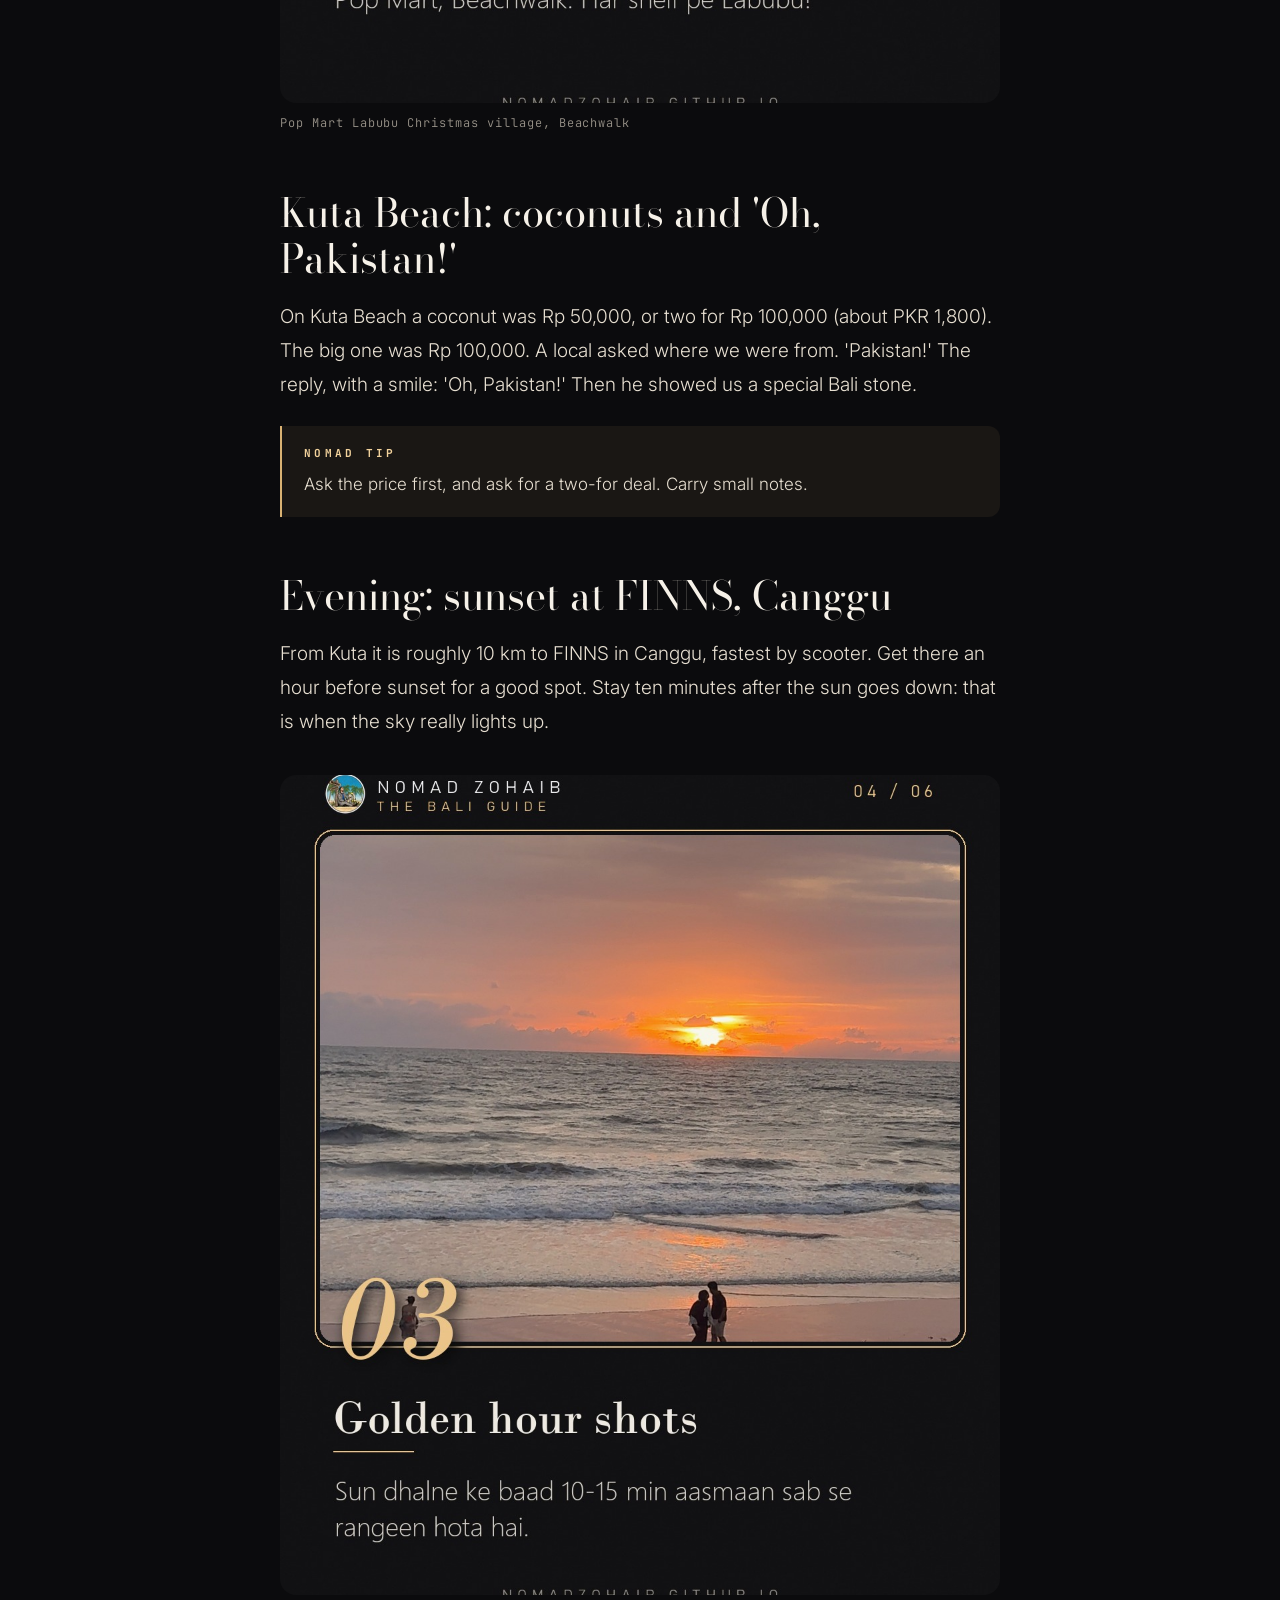
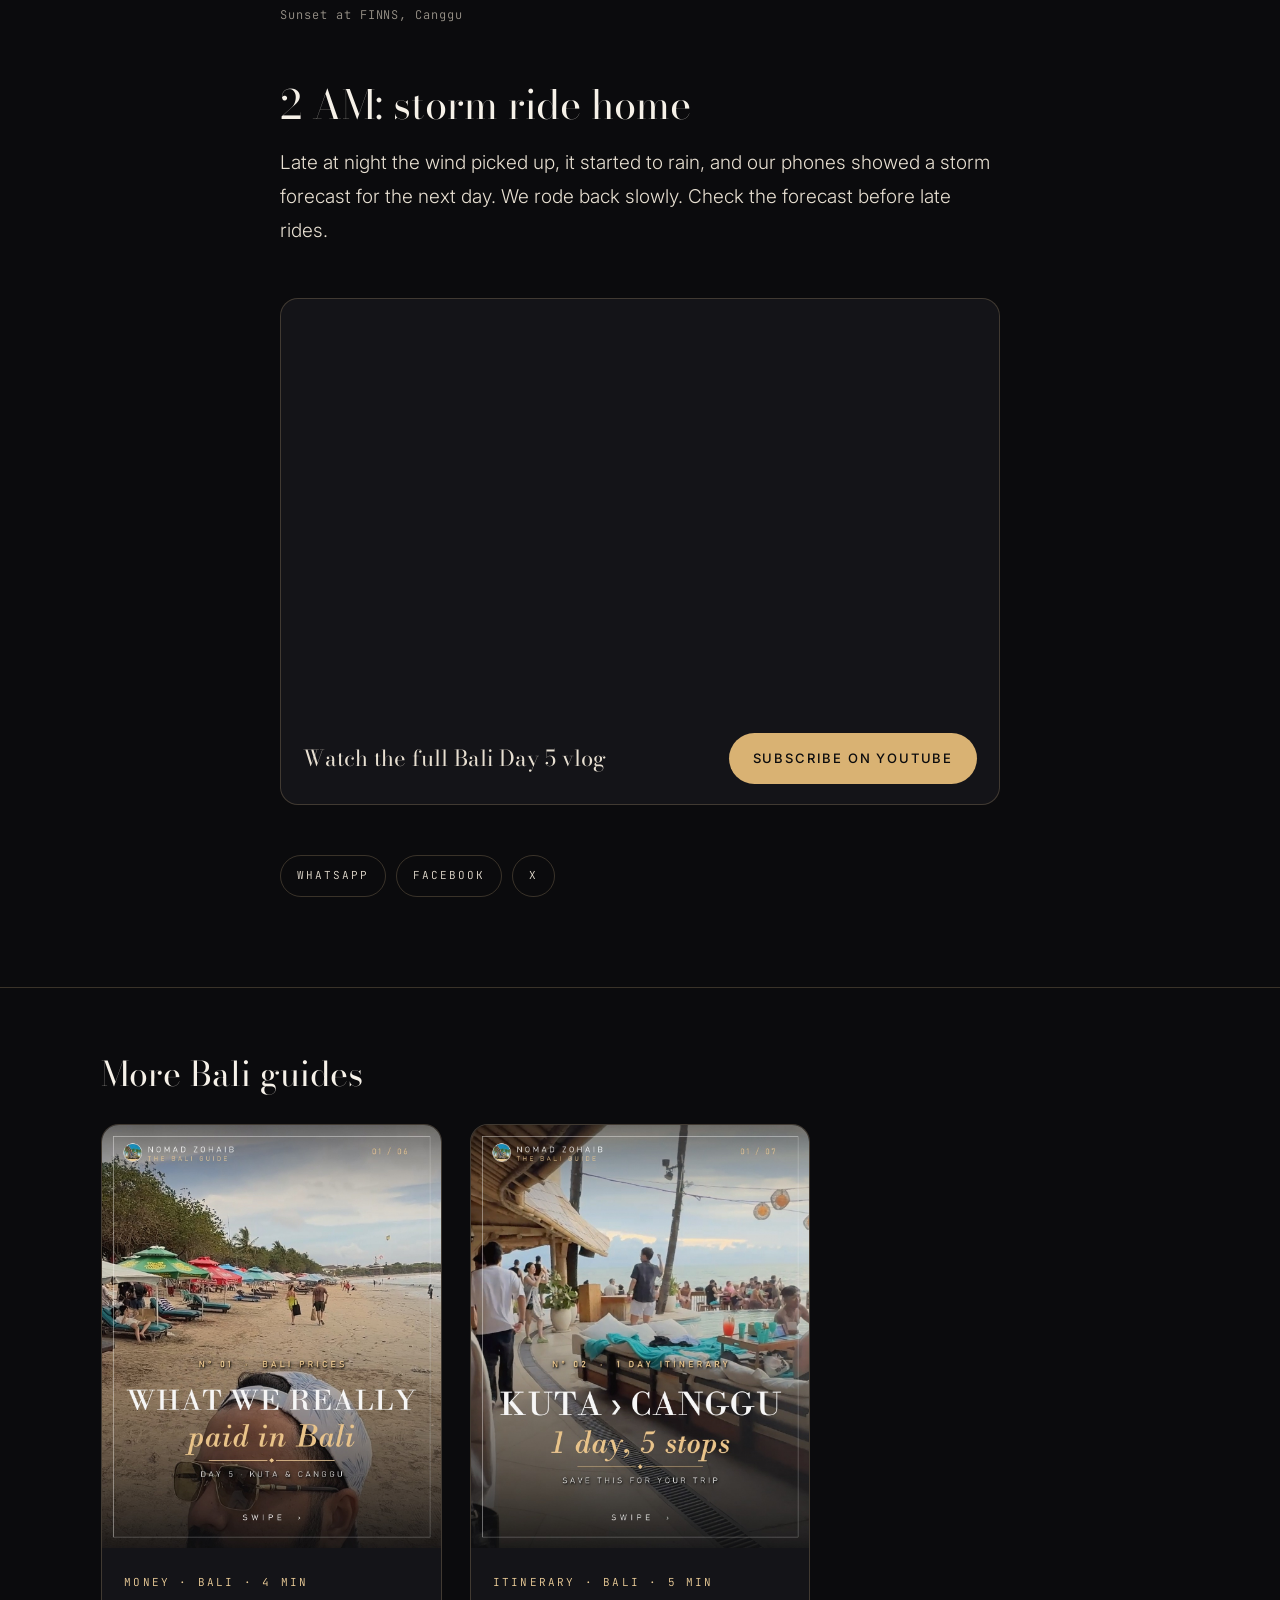
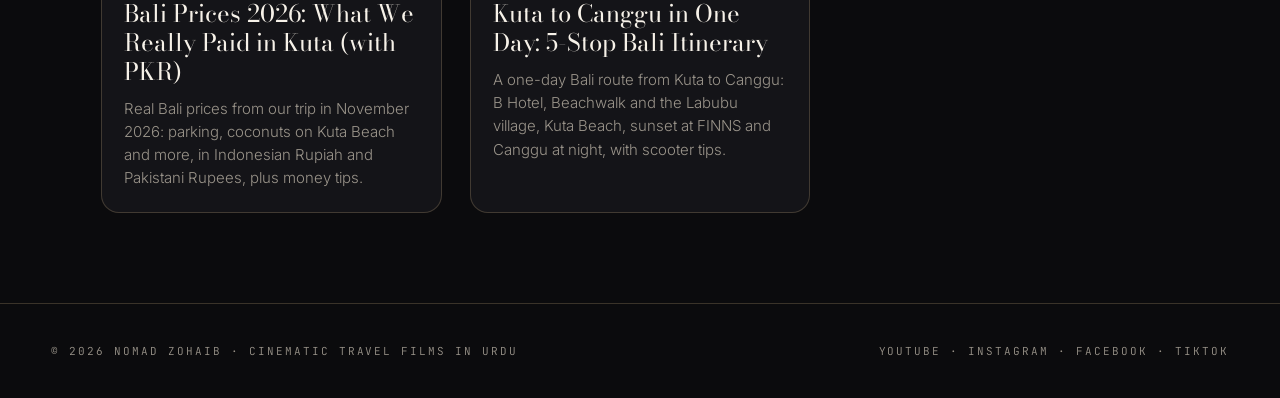
<file: blog/bali-day-5-guide.html>
<!doctype html><html lang="en"><head><meta charset="utf-8"><meta name="viewport" content="width=device-width,initial-scale=1">
<title>Bali Day 5: Kuta, Labubu Village, Kuta Beach &amp; a FINNS Sunset | Nomad Zohaib</title><meta name="description" content="Our full Bali Day 5: a rainy hotel switch in Kuta, the Labubu Christmas village at Beachwalk, Kuta Beach coconuts, sunset at FINNS Canggu and a 2 AM storm ride."><link rel="canonical" href="https://nomadzohaib.github.io/blog/bali-day-5-guide.html">
<meta property="og:type" content="article"><meta property="og:title" content="Bali Day 5: Kuta, Labubu Village, Kuta Beach &amp; a FINNS Sunset | Nomad Zohaib"><meta property="og:description" content="Our full Bali Day 5: a rainy hotel switch in Kuta, the Labubu Christmas village at Beachwalk, Kuta Beach coconuts, sunset at FINNS Canggu and a 2 AM storm ride.">
<meta property="og:url" content="https://nomadzohaib.github.io/blog/bali-day-5-guide.html"><meta property="og:image" content="https://nomadzohaib.github.io/media/blog/bali-day-5-guide.jpg"><meta name="twitter:card" content="summary_large_image">
<link rel="icon" href="/favicon.png"><link rel="preconnect" href="https://fonts.googleapis.com"><link rel="preconnect" href="https://fonts.gstatic.com" crossorigin>
<link href="https://fonts.googleapis.com/css2?family=Bodoni+Moda:ital,opsz,wght@0,6..96,400;1,6..96,400&family=Inter:wght@300;400;500&family=JetBrains+Mono&display=swap" rel="stylesheet">
<link rel="stylesheet" href="/blog/blog.css"><script type="application/ld+json">{"@context": "https://schema.org", "@type": "BlogPosting", "headline": "Bali Day 5: Kuta, Labubu Village, Kuta Beach & a FINNS Sunset", "description": "Our full Bali Day 5: a rainy hotel switch in Kuta, the Labubu Christmas village at Beachwalk, Kuta Beach coconuts, sunset at FINNS Canggu and a 2 AM storm ride.", "image": "https://nomadzohaib.github.io/media/tips/recap/01.jpg", "datePublished": "2026-11-10", "dateModified": "2026-11-10", "mainEntityOfPage": "https://nomadzohaib.github.io/blog/bali-day-5-guide.html", "author": {"@type": "Person", "name": "Nomad Zohaib", "url": "https://nomadzohaib.github.io"}, "publisher": {"@type": "Organization", "name": "Nomad Zohaib", "logo": {"@type": "ImageObject", "url": "https://nomadzohaib.github.io/media/logo_512.png"}}}</script></head><body><div class="bar"></div>
<header class="nav"><a class="brand" href="/"><img src="/media/logo_512.png" alt="Nomad Zohaib"><span>NOMAD ZOHAIB</span></a>
<nav><a href="/#films">Films</a><a href="/#shorts">Shorts</a><a href="/blog/">Blog</a><a href="/#about">About</a><a href="/#contact">Contact</a></nav>
<a class="btn btn--gold" href="https://www.youtube.com/@nomadzohaib?sub_confirmation=1" target="_blank" rel="noopener">Subscribe</a></header><section class='art-hero'><img src='/media/blog/bali-day-5-guide.jpg' alt=''><div class='wrap'><div class='eyebrow'>Travel diary · Bali</div><h1>Bali Day 5: Kuta, Labubu Village, Kuta Beach &amp; a FINNS Sunset</h1><div class='meta'>2026-11-10 · 6 min read · by Nomad Zohaib</div></div></section><article><p class='reveal'>Day 5 in Bali started with rain and ended with a storm alert at 2 AM. In between: a hotel switch, a whole village of Labubu, Rp 50,000 coconuts and the best sunset of the trip. Here is the whole day, with the tips we wish we knew before.</p>
<h2 class='reveal'>Morning: checkout in the rain</h2>
<p class='reveal'>After five nights at Sunday Hotel in Kuta we checked out under light rain and moved to B Hotel &amp; Spa, just about 200 metres away. Two nights there, then a flight to Jakarta.</p>
<div class='tip reveal'><b>NOMAD TIP</b>November is rainy season in Bali. Keep the morning flexible, pack a raincoat and a dry bag for your phone.</div>
<figure class='reveal'><img src='/media/tips/stay/03.jpg' alt='B Hotel &amp; Spa, Kuta' loading='lazy'><figcaption>B Hotel &amp; Spa, Kuta</figcaption></figure>
<h2 class='reveal'>Afternoon: Beachwalk and the Labubu village</h2>
<p class='reveal'>Beachwalk Kuta is across from the beach. Parking was Rp 5,000. Inside, Pop Mart had built a full Labubu Christmas village: every shelf, every corner, Labubu. We also spotted brand sales up to 50% off and Starbucks&#x27; Bali city tumbler, a great souvenir.</p>
<figure class='reveal'><img src='/media/tips/beachwalk/02.jpg' alt='Pop Mart Labubu Christmas village, Beachwalk' loading='lazy'><figcaption>Pop Mart Labubu Christmas village, Beachwalk</figcaption></figure>
<h2 class='reveal'>Kuta Beach: coconuts and &#x27;Oh, Pakistan!&#x27;</h2>
<p class='reveal'>On Kuta Beach a coconut was Rp 50,000, or two for Rp 100,000 (about PKR 1,800). The big one was Rp 100,000. A local asked where we were from. &#x27;Pakistan!&#x27; The reply, with a smile: &#x27;Oh, Pakistan!&#x27; Then he showed us a special Bali stone.</p>
<div class='tip reveal'><b>NOMAD TIP</b>Ask the price first, and ask for a two-for deal. Carry small notes.</div>
<h2 class='reveal'>Evening: sunset at FINNS, Canggu</h2>
<p class='reveal'>From Kuta it is roughly 10 km to FINNS in Canggu, fastest by scooter. Get there an hour before sunset for a good spot. Stay ten minutes after the sun goes down: that is when the sky really lights up.</p>
<figure class='reveal'><img src='/media/tips/finns/04.jpg' alt='Sunset at FINNS, Canggu' loading='lazy'><figcaption>Sunset at FINNS, Canggu</figcaption></figure>
<h2 class='reveal'>2 AM: storm ride home</h2>
<p class='reveal'>Late at night the wind picked up, it started to rain, and our phones showed a storm forecast for the next day. We rode back slowly. Check the forecast before late rides.</p>
<div class="vlog reveal"><div class="yt"><iframe src="https://www.youtube-nocookie.com/embed/2i9zi13pRD4" title="Bali Day 5 vlog" loading="lazy"
allow="accelerometer; encrypted-media; gyroscope; picture-in-picture" allowfullscreen></iframe></div>
<div class="cap"><b>Watch the full Bali Day 5 vlog</b><a class="btn btn--gold" href="https://www.youtube.com/@nomadzohaib?sub_confirmation=1" target="_blank" rel="noopener">Subscribe on YouTube</a></div></div><div class='share'><a href='https://wa.me/?text=Bali Day 5: Kuta, Labubu Village, Kuta Beach &amp; a FINNS Sunset%20https://nomadzohaib.github.io/blog/bali-day-5-guide.html' target='_blank' rel='noopener'>WHATSAPP</a><a href='https://www.facebook.com/sharer/sharer.php?u=https://nomadzohaib.github.io/blog/bali-day-5-guide.html' target='_blank' rel='noopener'>FACEBOOK</a><a href='https://twitter.com/intent/tweet?url=https://nomadzohaib.github.io/blog/bali-day-5-guide.html&text=Bali Day 5: Kuta, Labubu Village, Kuta Beach &amp; a FINNS Sunset' target='_blank' rel='noopener'>X</a></div></article><section class='more'><div class='wrap'><h3>More Bali guides</h3><div class='grid' style='padding:0'><a class='card reveal' href='/blog/bali-prices-we-paid.html'><div class='im'><img src='/media/tips/prices/01.jpg' alt='Bali Prices 2026: What We Really Paid in Kuta (with PKR)' loading='lazy'></div><div class='tx'><small>MONEY · BALI · 4 MIN</small><h2>Bali Prices 2026: What We Really Paid in Kuta (with PKR)</h2><p>Real Bali prices from our trip in November 2026: parking, coconuts on Kuta Beach and more, in Indonesian Rupiah and Pakistani Rupees, plus money tips.</p></div></a><a class='card reveal' href='/blog/kuta-to-canggu-one-day.html'><div class='im'><img src='/media/tips/itinerary/01.jpg' alt='Kuta to Canggu in One Day: 5-Stop Bali Itinerary' loading='lazy'></div><div class='tx'><small>ITINERARY · BALI · 5 MIN</small><h2>Kuta to Canggu in One Day: 5-Stop Bali Itinerary</h2><p>A one-day Bali route from Kuta to Canggu: B Hotel, Beachwalk and the Labubu village, Kuta Beach, sunset at FINNS and Canggu at night, with scooter tips.</p></div></a></div></div></section><footer><span>© 2026 NOMAD ZOHAIB · CINEMATIC TRAVEL FILMS IN URDU</span>
<span><a href="https://www.youtube.com/@nomadzohaib" target="_blank" rel="noopener">YOUTUBE</a> · <a href="https://www.instagram.com/nomadzohaib.666" target="_blank" rel="noopener">INSTAGRAM</a> ·
<a href="https://www.facebook.com/nomadzohaib" target="_blank" rel="noopener">FACEBOOK</a> · <a href="https://www.tiktok.com/@nomadzohaib" target="_blank" rel="noopener">TIKTOK</a></span></footer><script>
function rv(){document.querySelectorAll('.reveal:not(.in)').forEach(el=>{if(el.getBoundingClientRect().top<innerHeight*0.92)el.classList.add('in')})}
addEventListener('scroll',rv,{passive:true});addEventListener('resize',rv);addEventListener('load',rv);rv();setTimeout(rv,300);
const bar=document.querySelector('.bar');if(bar)addEventListener('scroll',()=>{const h=document.documentElement;bar.style.width=(h.scrollTop/(h.scrollHeight-h.clientHeight)*100)+'%'},{passive:true});
</script></body></html>
</file>
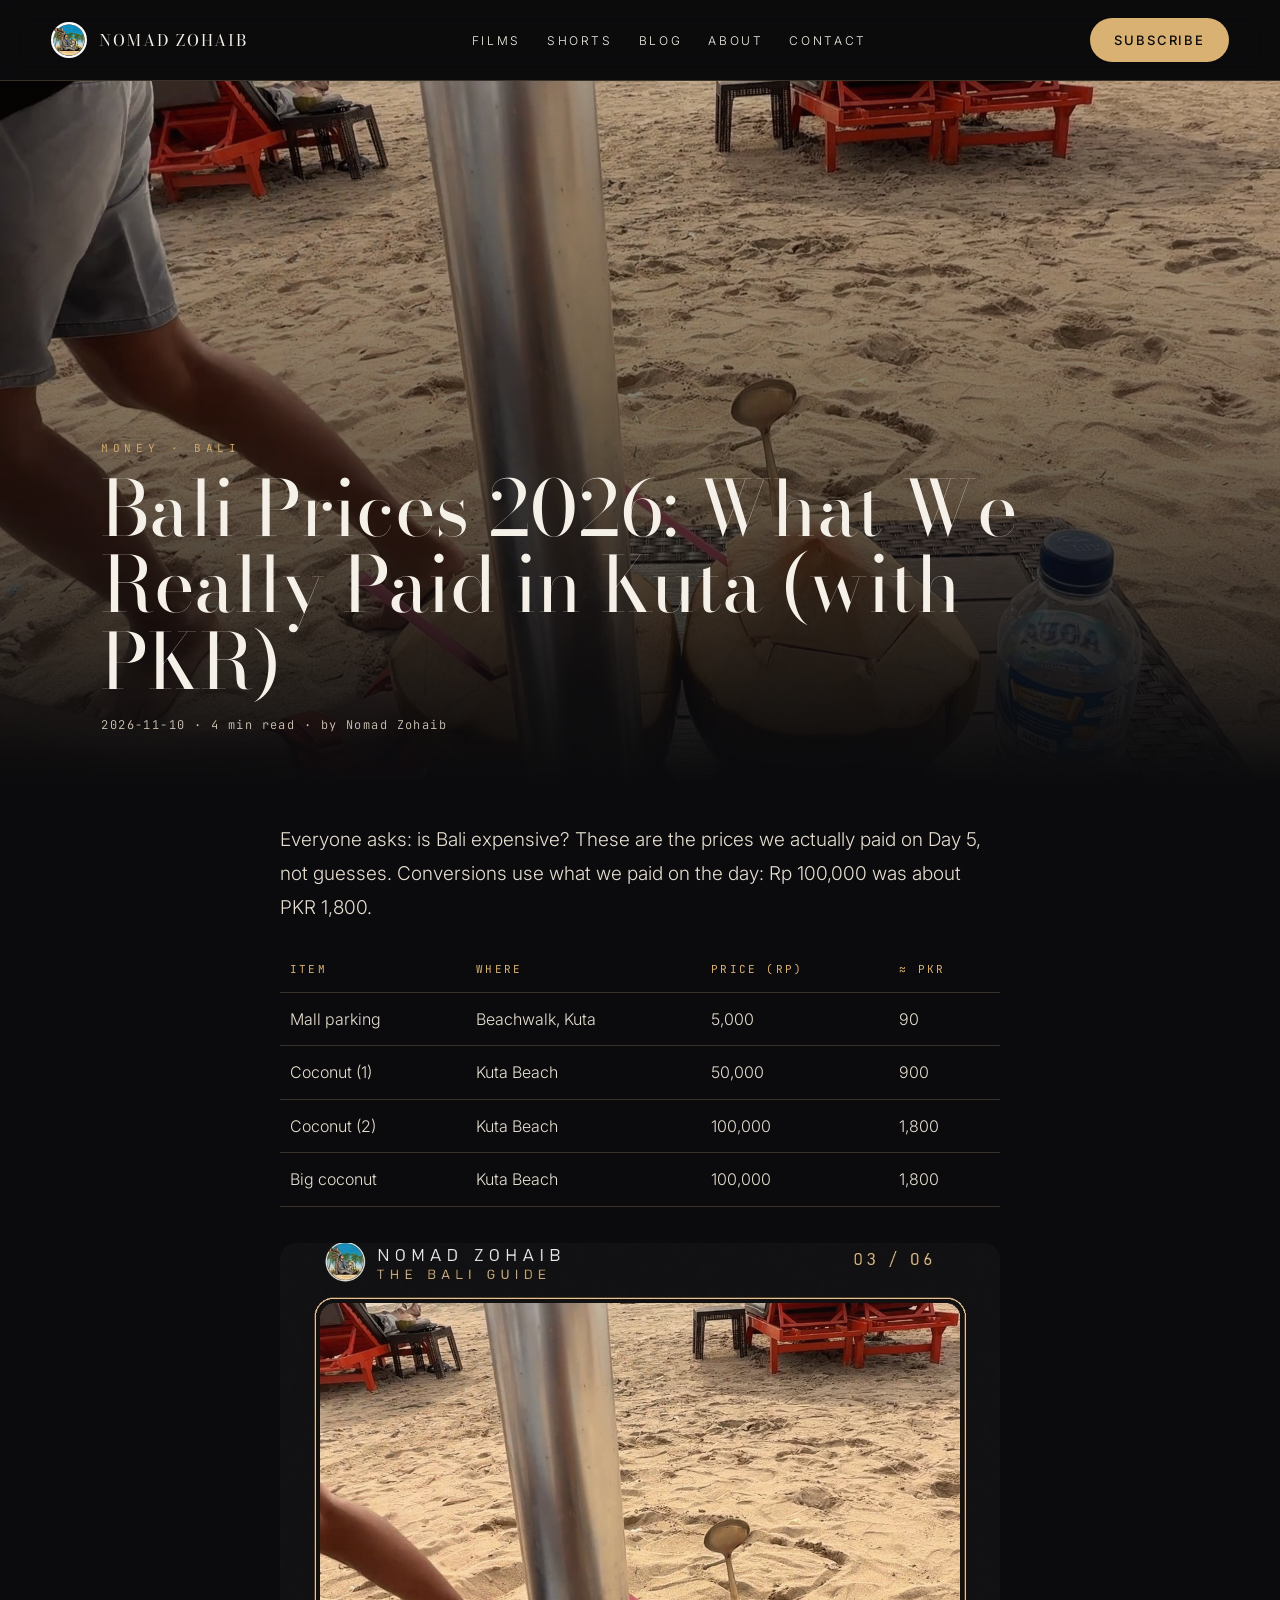
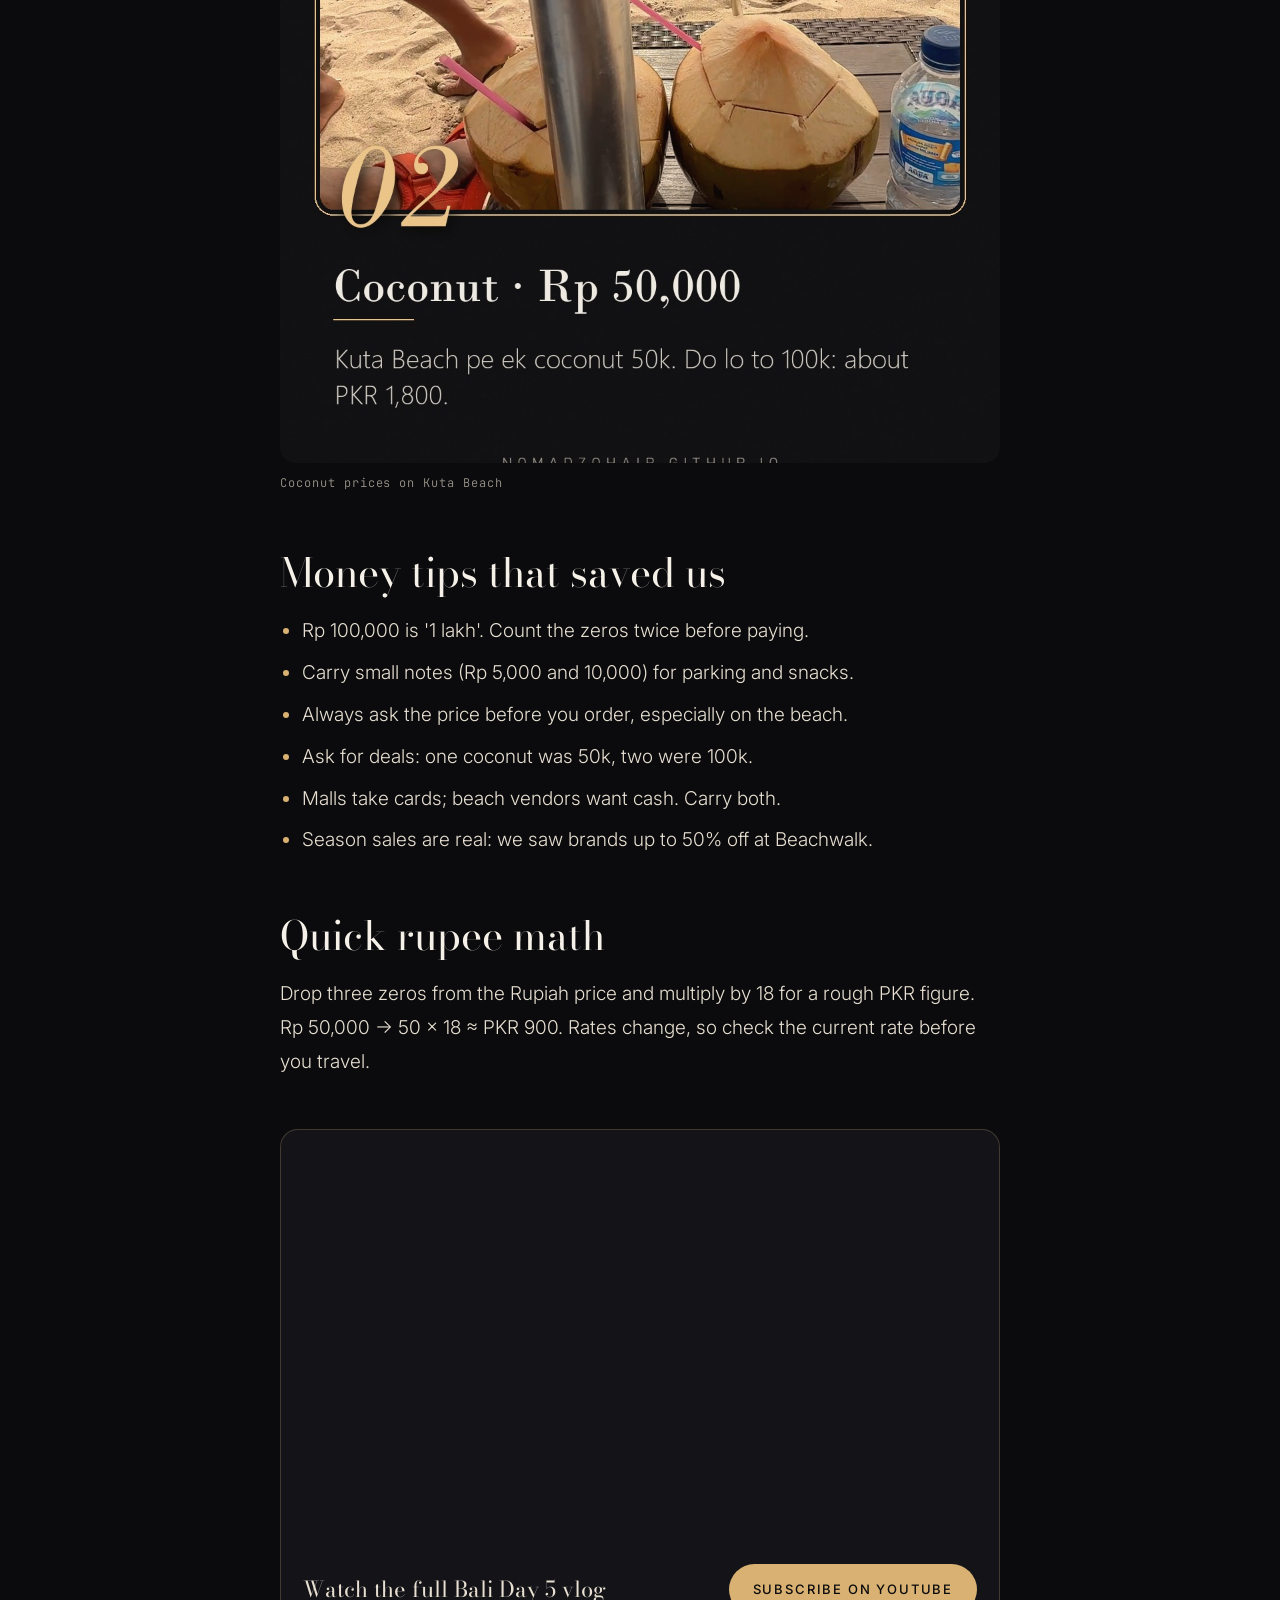
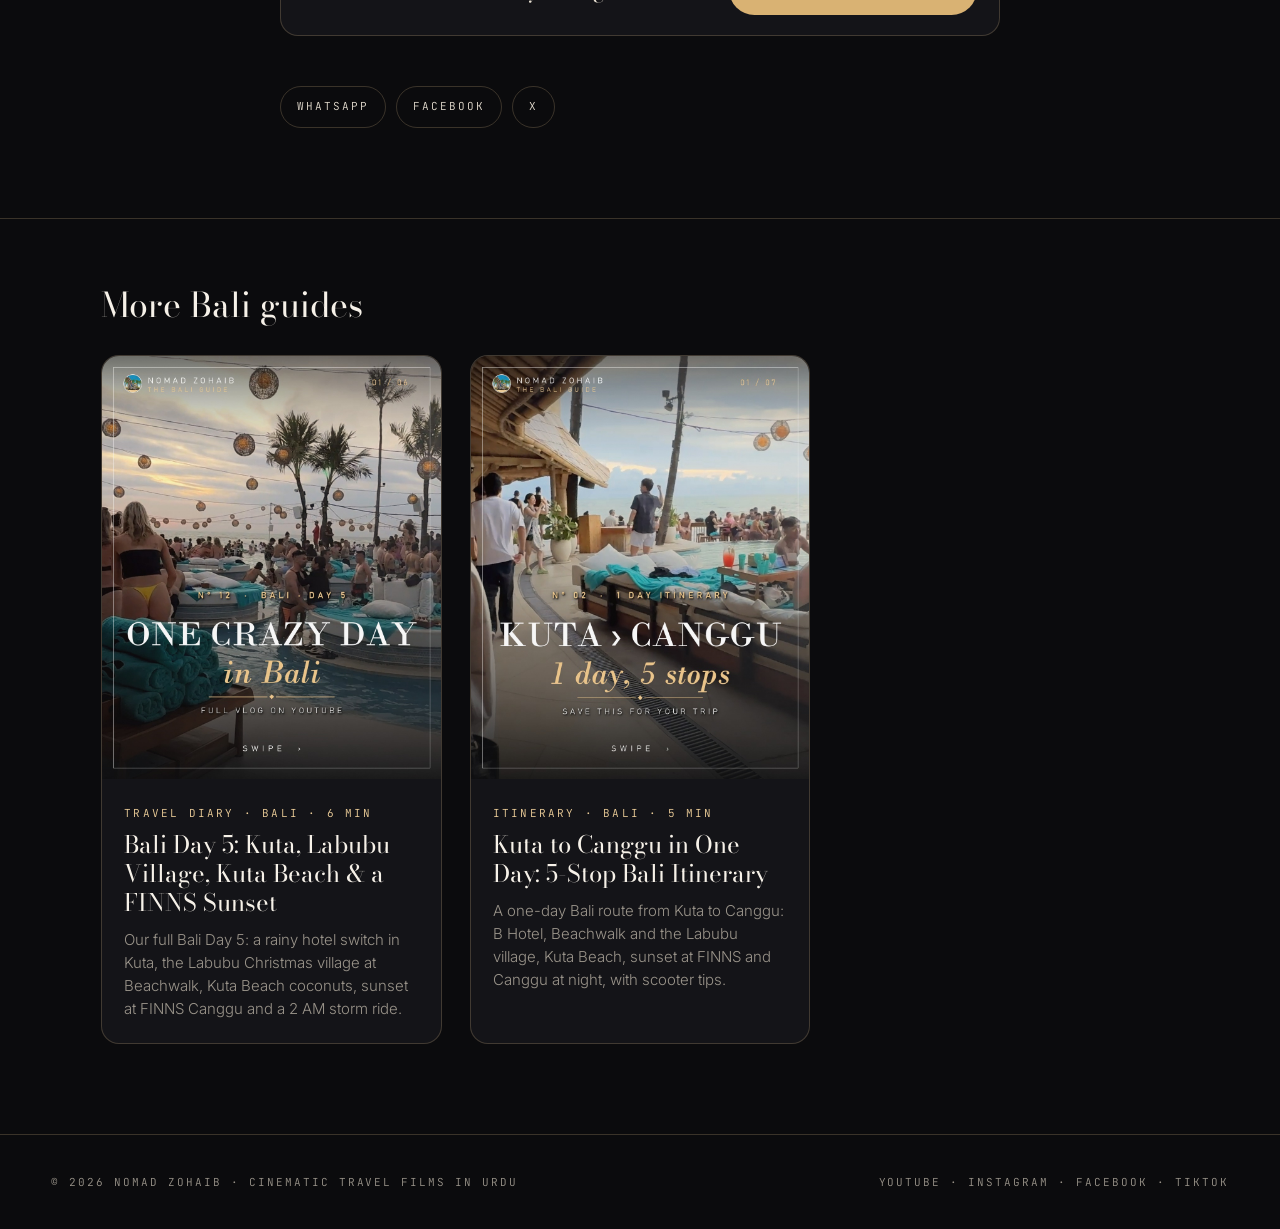
<file: blog/bali-prices-we-paid.html>
<!doctype html><html lang="en"><head><meta charset="utf-8"><meta name="viewport" content="width=device-width,initial-scale=1">
<title>Bali Prices 2026: What We Really Paid in Kuta (with PKR) | Nomad Zohaib</title><meta name="description" content="Real Bali prices from our trip in November 2026: parking, coconuts on Kuta Beach and more, in Indonesian Rupiah and Pakistani Rupees, plus money tips."><link rel="canonical" href="https://nomadzohaib.github.io/blog/bali-prices-we-paid.html">
<meta property="og:type" content="article"><meta property="og:title" content="Bali Prices 2026: What We Really Paid in Kuta (with PKR) | Nomad Zohaib"><meta property="og:description" content="Real Bali prices from our trip in November 2026: parking, coconuts on Kuta Beach and more, in Indonesian Rupiah and Pakistani Rupees, plus money tips.">
<meta property="og:url" content="https://nomadzohaib.github.io/blog/bali-prices-we-paid.html"><meta property="og:image" content="https://nomadzohaib.github.io/media/blog/bali-prices-we-paid.jpg"><meta name="twitter:card" content="summary_large_image">
<link rel="icon" href="/favicon.png"><link rel="preconnect" href="https://fonts.googleapis.com"><link rel="preconnect" href="https://fonts.gstatic.com" crossorigin>
<link href="https://fonts.googleapis.com/css2?family=Bodoni+Moda:ital,opsz,wght@0,6..96,400;1,6..96,400&family=Inter:wght@300;400;500&family=JetBrains+Mono&display=swap" rel="stylesheet">
<link rel="stylesheet" href="/blog/blog.css"><script type="application/ld+json">{"@context": "https://schema.org", "@type": "BlogPosting", "headline": "Bali Prices 2026: What We Really Paid in Kuta (with PKR)", "description": "Real Bali prices from our trip in November 2026: parking, coconuts on Kuta Beach and more, in Indonesian Rupiah and Pakistani Rupees, plus money tips.", "image": "https://nomadzohaib.github.io/media/tips/prices/01.jpg", "datePublished": "2026-11-10", "dateModified": "2026-11-10", "mainEntityOfPage": "https://nomadzohaib.github.io/blog/bali-prices-we-paid.html", "author": {"@type": "Person", "name": "Nomad Zohaib", "url": "https://nomadzohaib.github.io"}, "publisher": {"@type": "Organization", "name": "Nomad Zohaib", "logo": {"@type": "ImageObject", "url": "https://nomadzohaib.github.io/media/logo_512.png"}}}</script></head><body><div class="bar"></div>
<header class="nav"><a class="brand" href="/"><img src="/media/logo_512.png" alt="Nomad Zohaib"><span>NOMAD ZOHAIB</span></a>
<nav><a href="/#films">Films</a><a href="/#shorts">Shorts</a><a href="/blog/">Blog</a><a href="/#about">About</a><a href="/#contact">Contact</a></nav>
<a class="btn btn--gold" href="https://www.youtube.com/@nomadzohaib?sub_confirmation=1" target="_blank" rel="noopener">Subscribe</a></header><section class='art-hero'><img src='/media/blog/bali-prices-we-paid.jpg' alt=''><div class='wrap'><div class='eyebrow'>Money · Bali</div><h1>Bali Prices 2026: What We Really Paid in Kuta (with PKR)</h1><div class='meta'>2026-11-10 · 4 min read · by Nomad Zohaib</div></div></section><article><p class='reveal'>Everyone asks: is Bali expensive? These are the prices we actually paid on Day 5, not guesses. Conversions use what we paid on the day: Rp 100,000 was about PKR 1,800.</p>
<table class='reveal'><tr><th>Item</th><th>Where</th><th>Price (Rp)</th><th>≈ PKR</th></tr><tr><td>Mall parking</td><td>Beachwalk, Kuta</td><td>5,000</td><td>90</td></tr><tr><td>Coconut (1)</td><td>Kuta Beach</td><td>50,000</td><td>900</td></tr><tr><td>Coconut (2)</td><td>Kuta Beach</td><td>100,000</td><td>1,800</td></tr><tr><td>Big coconut</td><td>Kuta Beach</td><td>100,000</td><td>1,800</td></tr></table>
<figure class='reveal'><img src='/media/tips/prices/03.jpg' alt='Coconut prices on Kuta Beach' loading='lazy'><figcaption>Coconut prices on Kuta Beach</figcaption></figure>
<h2 class='reveal'>Money tips that saved us</h2>
<ul class='reveal'><li>Rp 100,000 is &#x27;1 lakh&#x27;. Count the zeros twice before paying.</li><li>Carry small notes (Rp 5,000 and 10,000) for parking and snacks.</li><li>Always ask the price before you order, especially on the beach.</li><li>Ask for deals: one coconut was 50k, two were 100k.</li><li>Malls take cards; beach vendors want cash. Carry both.</li><li>Season sales are real: we saw brands up to 50% off at Beachwalk.</li></ul>
<h2 class='reveal'>Quick rupee math</h2>
<p class='reveal'>Drop three zeros from the Rupiah price and multiply by 18 for a rough PKR figure. Rp 50,000 → 50 × 18 ≈ PKR 900. Rates change, so check the current rate before you travel.</p>
<div class="vlog reveal"><div class="yt"><iframe src="https://www.youtube-nocookie.com/embed/2i9zi13pRD4" title="Bali Day 5 vlog" loading="lazy"
allow="accelerometer; encrypted-media; gyroscope; picture-in-picture" allowfullscreen></iframe></div>
<div class="cap"><b>Watch the full Bali Day 5 vlog</b><a class="btn btn--gold" href="https://www.youtube.com/@nomadzohaib?sub_confirmation=1" target="_blank" rel="noopener">Subscribe on YouTube</a></div></div><div class='share'><a href='https://wa.me/?text=Bali Prices 2026: What We Really Paid in Kuta (with PKR)%20https://nomadzohaib.github.io/blog/bali-prices-we-paid.html' target='_blank' rel='noopener'>WHATSAPP</a><a href='https://www.facebook.com/sharer/sharer.php?u=https://nomadzohaib.github.io/blog/bali-prices-we-paid.html' target='_blank' rel='noopener'>FACEBOOK</a><a href='https://twitter.com/intent/tweet?url=https://nomadzohaib.github.io/blog/bali-prices-we-paid.html&text=Bali Prices 2026: What We Really Paid in Kuta (with PKR)' target='_blank' rel='noopener'>X</a></div></article><section class='more'><div class='wrap'><h3>More Bali guides</h3><div class='grid' style='padding:0'><a class='card reveal' href='/blog/bali-day-5-guide.html'><div class='im'><img src='/media/tips/recap/01.jpg' alt='Bali Day 5: Kuta, Labubu Village, Kuta Beach &amp; a FINNS Sunset' loading='lazy'></div><div class='tx'><small>TRAVEL DIARY · BALI · 6 MIN</small><h2>Bali Day 5: Kuta, Labubu Village, Kuta Beach &amp; a FINNS Sunset</h2><p>Our full Bali Day 5: a rainy hotel switch in Kuta, the Labubu Christmas village at Beachwalk, Kuta Beach coconuts, sunset at FINNS Canggu and a 2 AM storm ride.</p></div></a><a class='card reveal' href='/blog/kuta-to-canggu-one-day.html'><div class='im'><img src='/media/tips/itinerary/01.jpg' alt='Kuta to Canggu in One Day: 5-Stop Bali Itinerary' loading='lazy'></div><div class='tx'><small>ITINERARY · BALI · 5 MIN</small><h2>Kuta to Canggu in One Day: 5-Stop Bali Itinerary</h2><p>A one-day Bali route from Kuta to Canggu: B Hotel, Beachwalk and the Labubu village, Kuta Beach, sunset at FINNS and Canggu at night, with scooter tips.</p></div></a></div></div></section><footer><span>© 2026 NOMAD ZOHAIB · CINEMATIC TRAVEL FILMS IN URDU</span>
<span><a href="https://www.youtube.com/@nomadzohaib" target="_blank" rel="noopener">YOUTUBE</a> · <a href="https://www.instagram.com/nomadzohaib.666" target="_blank" rel="noopener">INSTAGRAM</a> ·
<a href="https://www.facebook.com/nomadzohaib" target="_blank" rel="noopener">FACEBOOK</a> · <a href="https://www.tiktok.com/@nomadzohaib" target="_blank" rel="noopener">TIKTOK</a></span></footer><script>
function rv(){document.querySelectorAll('.reveal:not(.in)').forEach(el=>{if(el.getBoundingClientRect().top<innerHeight*0.92)el.classList.add('in')})}
addEventListener('scroll',rv,{passive:true});addEventListener('resize',rv);addEventListener('load',rv);rv();setTimeout(rv,300);
const bar=document.querySelector('.bar');if(bar)addEventListener('scroll',()=>{const h=document.documentElement;bar.style.width=(h.scrollTop/(h.scrollHeight-h.clientHeight)*100)+'%'},{passive:true});
</script></body></html>
</file>
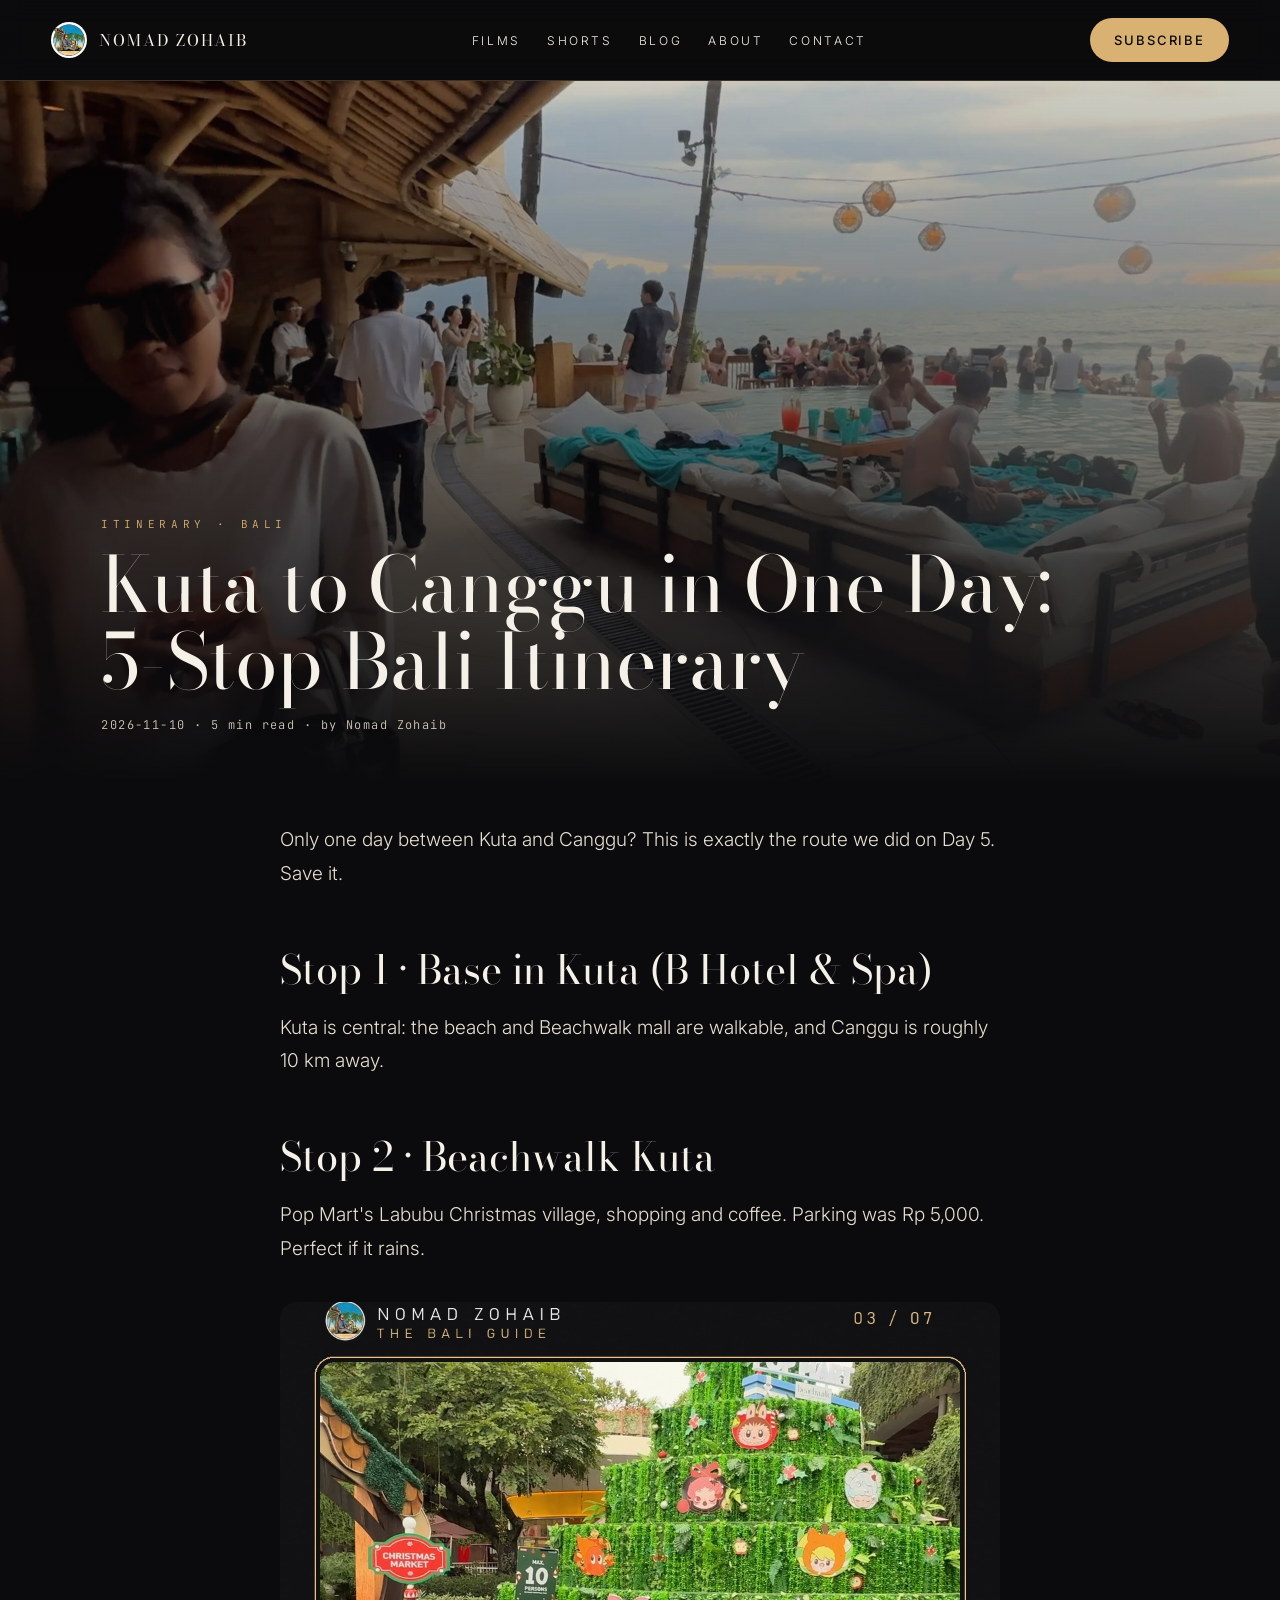
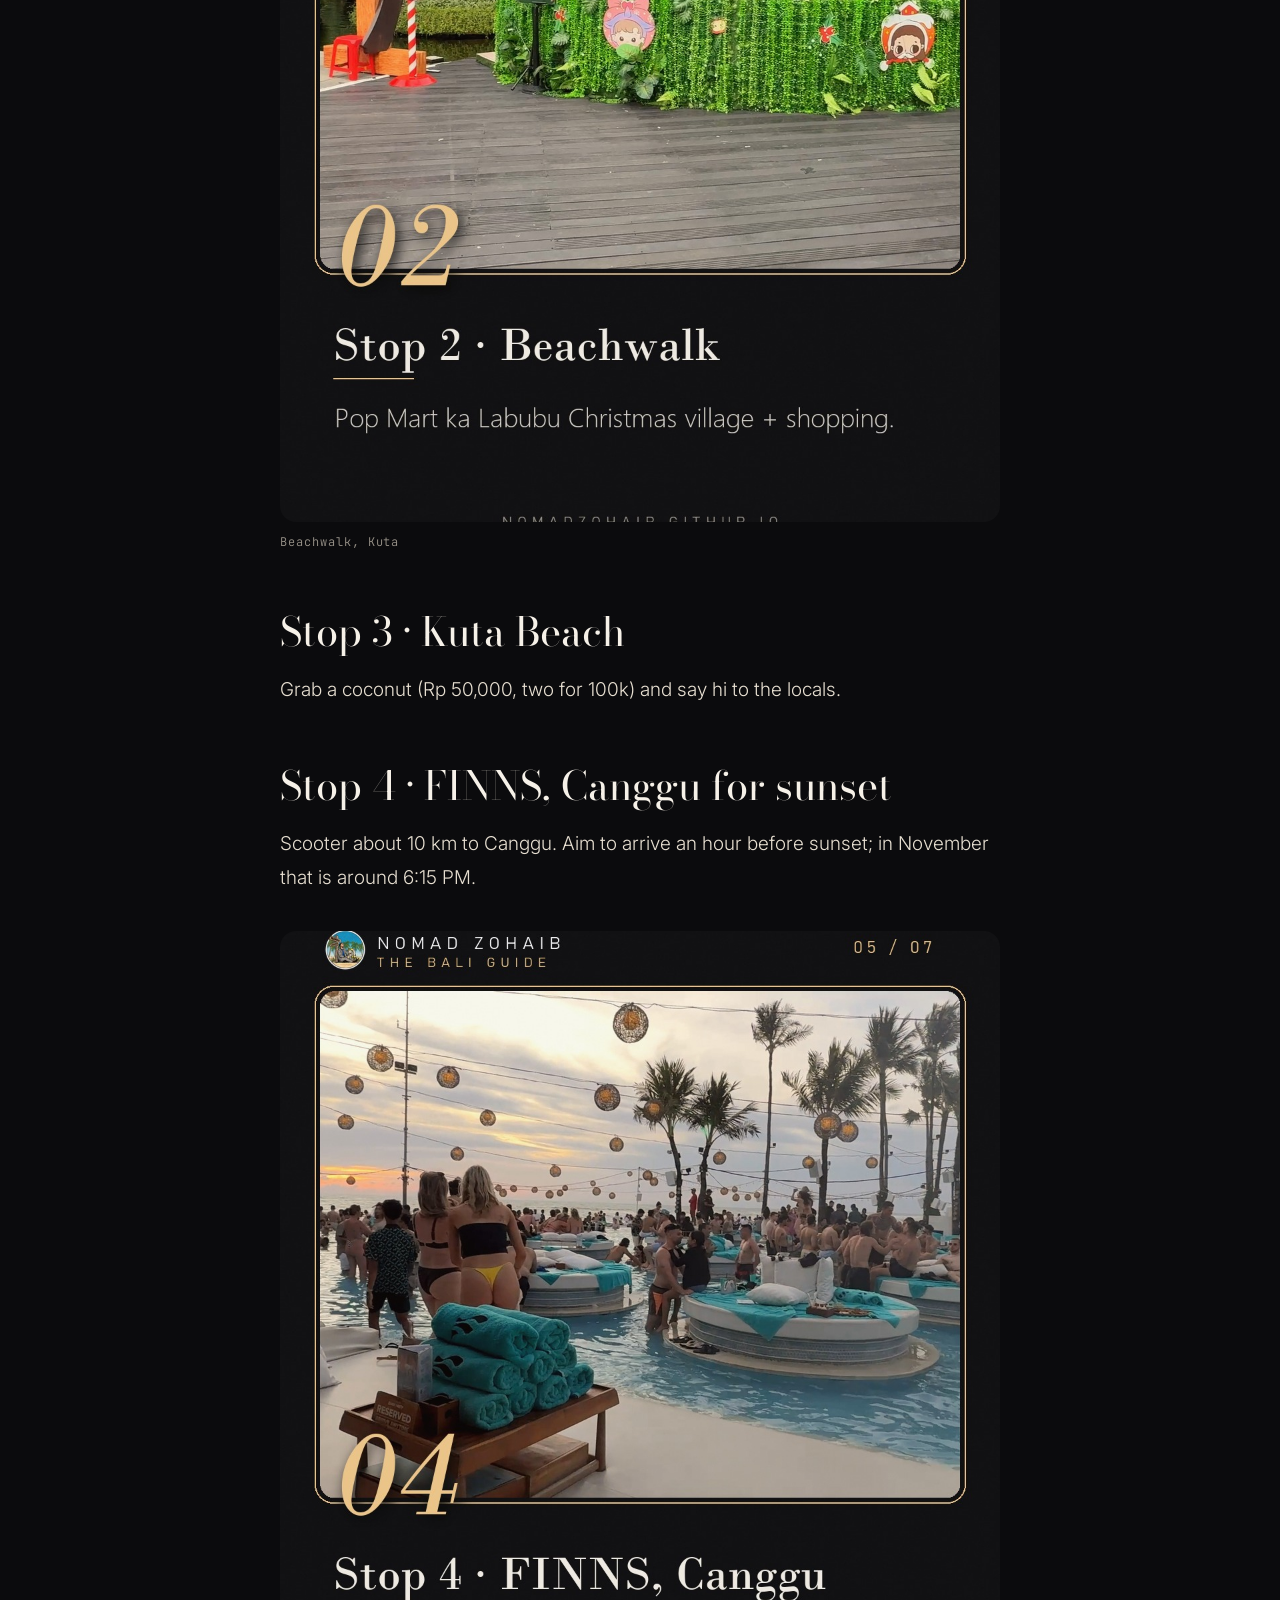
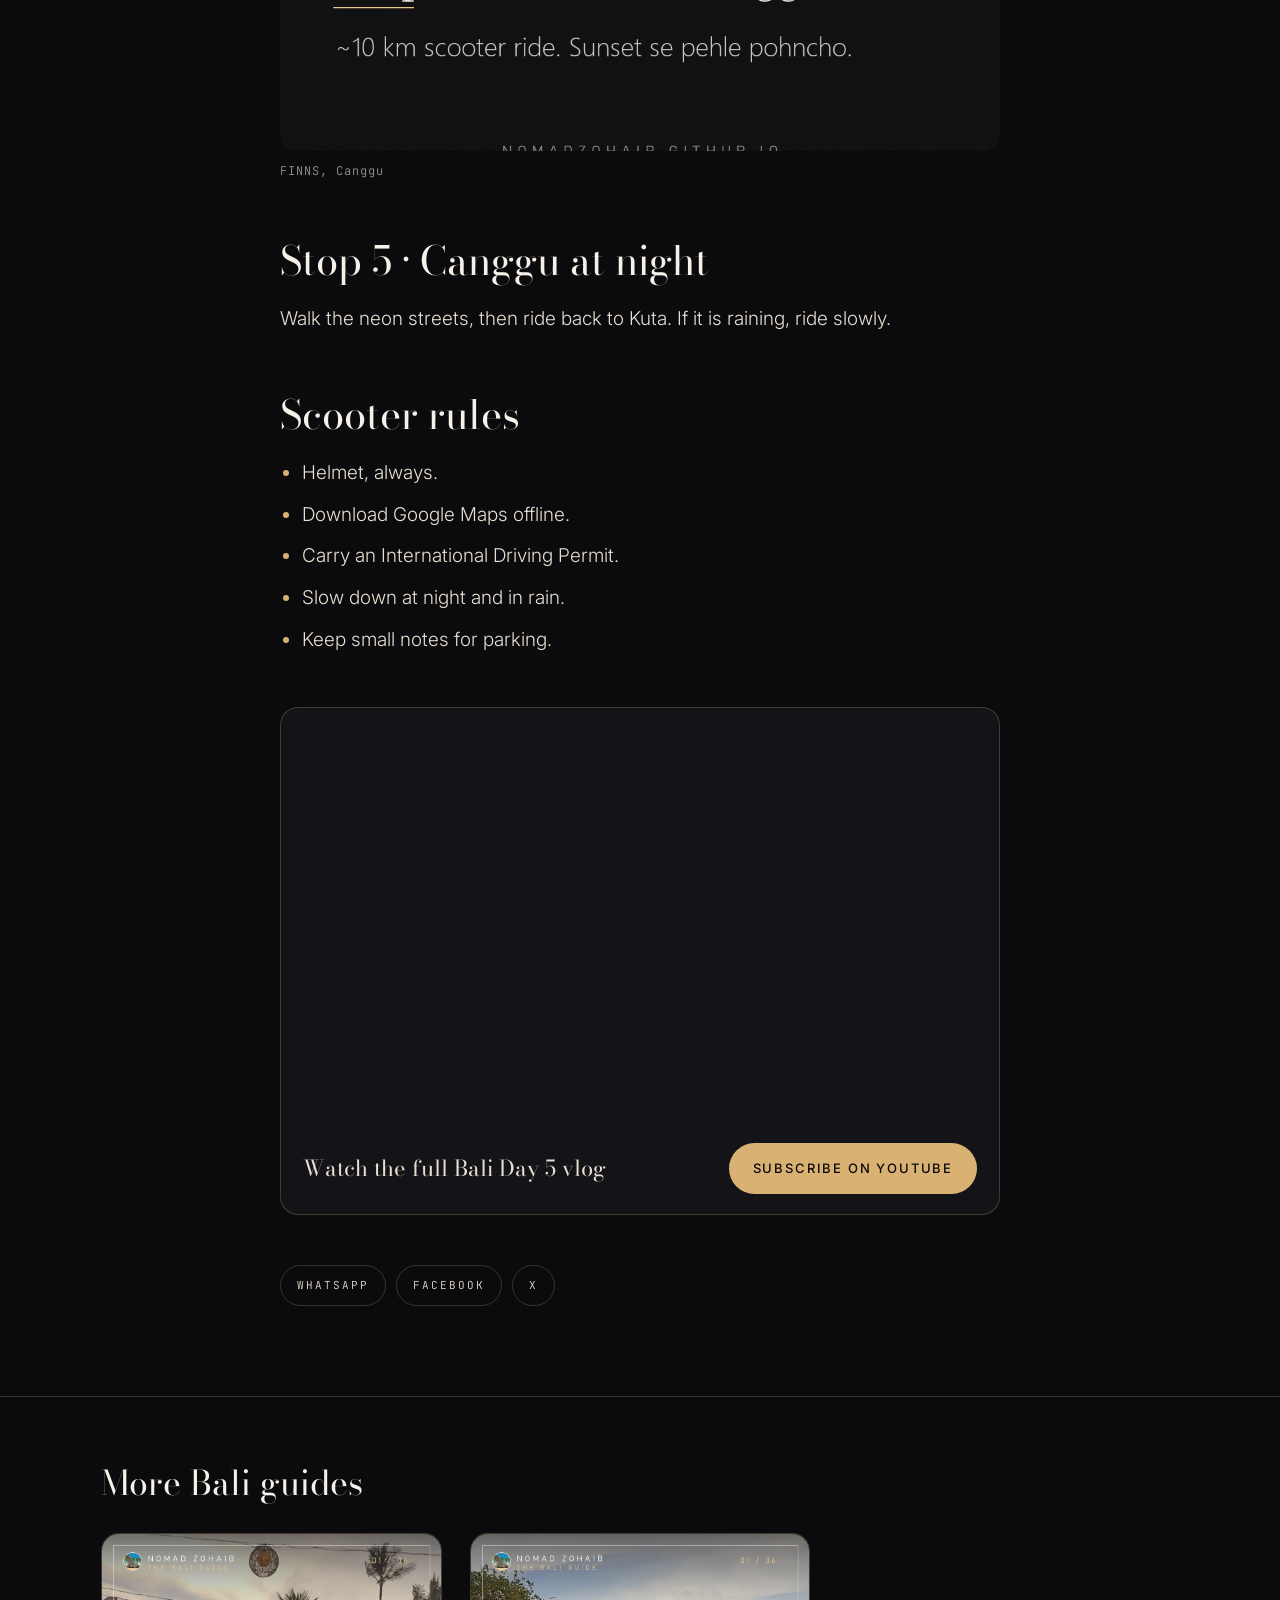
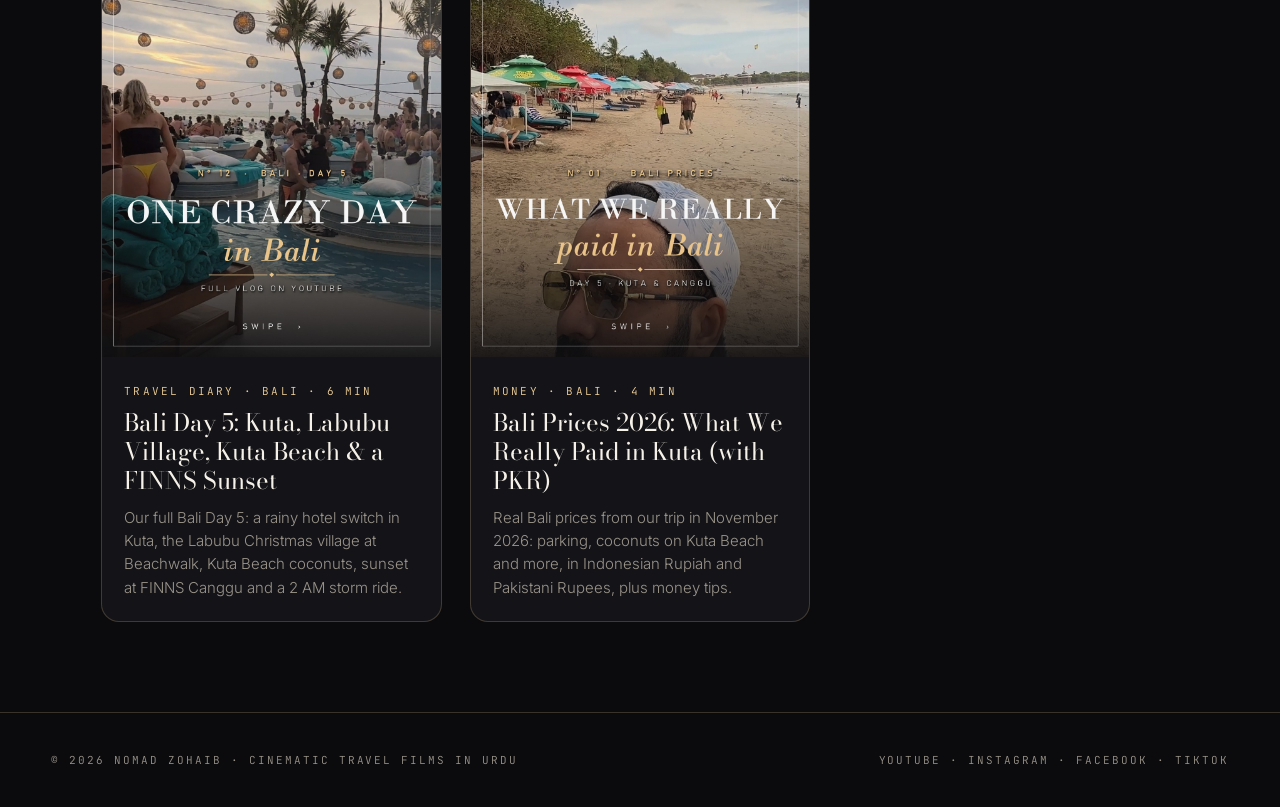
<file: blog/kuta-to-canggu-one-day.html>
<!doctype html><html lang="en"><head><meta charset="utf-8"><meta name="viewport" content="width=device-width,initial-scale=1">
<title>Kuta to Canggu in One Day: 5-Stop Bali Itinerary | Nomad Zohaib</title><meta name="description" content="A one-day Bali route from Kuta to Canggu: B Hotel, Beachwalk and the Labubu village, Kuta Beach, sunset at FINNS and Canggu at night, with scooter tips."><link rel="canonical" href="https://nomadzohaib.github.io/blog/kuta-to-canggu-one-day.html">
<meta property="og:type" content="article"><meta property="og:title" content="Kuta to Canggu in One Day: 5-Stop Bali Itinerary | Nomad Zohaib"><meta property="og:description" content="A one-day Bali route from Kuta to Canggu: B Hotel, Beachwalk and the Labubu village, Kuta Beach, sunset at FINNS and Canggu at night, with scooter tips.">
<meta property="og:url" content="https://nomadzohaib.github.io/blog/kuta-to-canggu-one-day.html"><meta property="og:image" content="https://nomadzohaib.github.io/media/blog/kuta-to-canggu-one-day.jpg"><meta name="twitter:card" content="summary_large_image">
<link rel="icon" href="/favicon.png"><link rel="preconnect" href="https://fonts.googleapis.com"><link rel="preconnect" href="https://fonts.gstatic.com" crossorigin>
<link href="https://fonts.googleapis.com/css2?family=Bodoni+Moda:ital,opsz,wght@0,6..96,400;1,6..96,400&family=Inter:wght@300;400;500&family=JetBrains+Mono&display=swap" rel="stylesheet">
<link rel="stylesheet" href="/blog/blog.css"><script type="application/ld+json">{"@context": "https://schema.org", "@type": "BlogPosting", "headline": "Kuta to Canggu in One Day: 5-Stop Bali Itinerary", "description": "A one-day Bali route from Kuta to Canggu: B Hotel, Beachwalk and the Labubu village, Kuta Beach, sunset at FINNS and Canggu at night, with scooter tips.", "image": "https://nomadzohaib.github.io/media/tips/itinerary/01.jpg", "datePublished": "2026-11-10", "dateModified": "2026-11-10", "mainEntityOfPage": "https://nomadzohaib.github.io/blog/kuta-to-canggu-one-day.html", "author": {"@type": "Person", "name": "Nomad Zohaib", "url": "https://nomadzohaib.github.io"}, "publisher": {"@type": "Organization", "name": "Nomad Zohaib", "logo": {"@type": "ImageObject", "url": "https://nomadzohaib.github.io/media/logo_512.png"}}}</script></head><body><div class="bar"></div>
<header class="nav"><a class="brand" href="/"><img src="/media/logo_512.png" alt="Nomad Zohaib"><span>NOMAD ZOHAIB</span></a>
<nav><a href="/#films">Films</a><a href="/#shorts">Shorts</a><a href="/blog/">Blog</a><a href="/#about">About</a><a href="/#contact">Contact</a></nav>
<a class="btn btn--gold" href="https://www.youtube.com/@nomadzohaib?sub_confirmation=1" target="_blank" rel="noopener">Subscribe</a></header><section class='art-hero'><img src='/media/blog/kuta-to-canggu-one-day.jpg' alt=''><div class='wrap'><div class='eyebrow'>Itinerary · Bali</div><h1>Kuta to Canggu in One Day: 5-Stop Bali Itinerary</h1><div class='meta'>2026-11-10 · 5 min read · by Nomad Zohaib</div></div></section><article><p class='reveal'>Only one day between Kuta and Canggu? This is exactly the route we did on Day 5. Save it.</p>
<h2 class='reveal'>Stop 1 · Base in Kuta (B Hotel &amp; Spa)</h2>
<p class='reveal'>Kuta is central: the beach and Beachwalk mall are walkable, and Canggu is roughly 10 km away.</p>
<h2 class='reveal'>Stop 2 · Beachwalk Kuta</h2>
<p class='reveal'>Pop Mart&#x27;s Labubu Christmas village, shopping and coffee. Parking was Rp 5,000. Perfect if it rains.</p>
<figure class='reveal'><img src='/media/tips/itinerary/03.jpg' alt='Beachwalk, Kuta' loading='lazy'><figcaption>Beachwalk, Kuta</figcaption></figure>
<h2 class='reveal'>Stop 3 · Kuta Beach</h2>
<p class='reveal'>Grab a coconut (Rp 50,000, two for 100k) and say hi to the locals.</p>
<h2 class='reveal'>Stop 4 · FINNS, Canggu for sunset</h2>
<p class='reveal'>Scooter about 10 km to Canggu. Aim to arrive an hour before sunset; in November that is around 6:15 PM.</p>
<figure class='reveal'><img src='/media/tips/itinerary/05.jpg' alt='FINNS, Canggu' loading='lazy'><figcaption>FINNS, Canggu</figcaption></figure>
<h2 class='reveal'>Stop 5 · Canggu at night</h2>
<p class='reveal'>Walk the neon streets, then ride back to Kuta. If it is raining, ride slowly.</p>
<h2 class='reveal'>Scooter rules</h2>
<ul class='reveal'><li>Helmet, always.</li><li>Download Google Maps offline.</li><li>Carry an International Driving Permit.</li><li>Slow down at night and in rain.</li><li>Keep small notes for parking.</li></ul>
<div class="vlog reveal"><div class="yt"><iframe src="https://www.youtube-nocookie.com/embed/2i9zi13pRD4" title="Bali Day 5 vlog" loading="lazy"
allow="accelerometer; encrypted-media; gyroscope; picture-in-picture" allowfullscreen></iframe></div>
<div class="cap"><b>Watch the full Bali Day 5 vlog</b><a class="btn btn--gold" href="https://www.youtube.com/@nomadzohaib?sub_confirmation=1" target="_blank" rel="noopener">Subscribe on YouTube</a></div></div><div class='share'><a href='https://wa.me/?text=Kuta to Canggu in One Day: 5-Stop Bali Itinerary%20https://nomadzohaib.github.io/blog/kuta-to-canggu-one-day.html' target='_blank' rel='noopener'>WHATSAPP</a><a href='https://www.facebook.com/sharer/sharer.php?u=https://nomadzohaib.github.io/blog/kuta-to-canggu-one-day.html' target='_blank' rel='noopener'>FACEBOOK</a><a href='https://twitter.com/intent/tweet?url=https://nomadzohaib.github.io/blog/kuta-to-canggu-one-day.html&text=Kuta to Canggu in One Day: 5-Stop Bali Itinerary' target='_blank' rel='noopener'>X</a></div></article><section class='more'><div class='wrap'><h3>More Bali guides</h3><div class='grid' style='padding:0'><a class='card reveal' href='/blog/bali-day-5-guide.html'><div class='im'><img src='/media/tips/recap/01.jpg' alt='Bali Day 5: Kuta, Labubu Village, Kuta Beach &amp; a FINNS Sunset' loading='lazy'></div><div class='tx'><small>TRAVEL DIARY · BALI · 6 MIN</small><h2>Bali Day 5: Kuta, Labubu Village, Kuta Beach &amp; a FINNS Sunset</h2><p>Our full Bali Day 5: a rainy hotel switch in Kuta, the Labubu Christmas village at Beachwalk, Kuta Beach coconuts, sunset at FINNS Canggu and a 2 AM storm ride.</p></div></a><a class='card reveal' href='/blog/bali-prices-we-paid.html'><div class='im'><img src='/media/tips/prices/01.jpg' alt='Bali Prices 2026: What We Really Paid in Kuta (with PKR)' loading='lazy'></div><div class='tx'><small>MONEY · BALI · 4 MIN</small><h2>Bali Prices 2026: What We Really Paid in Kuta (with PKR)</h2><p>Real Bali prices from our trip in November 2026: parking, coconuts on Kuta Beach and more, in Indonesian Rupiah and Pakistani Rupees, plus money tips.</p></div></a></div></div></section><footer><span>© 2026 NOMAD ZOHAIB · CINEMATIC TRAVEL FILMS IN URDU</span>
<span><a href="https://www.youtube.com/@nomadzohaib" target="_blank" rel="noopener">YOUTUBE</a> · <a href="https://www.instagram.com/nomadzohaib.666" target="_blank" rel="noopener">INSTAGRAM</a> ·
<a href="https://www.facebook.com/nomadzohaib" target="_blank" rel="noopener">FACEBOOK</a> · <a href="https://www.tiktok.com/@nomadzohaib" target="_blank" rel="noopener">TIKTOK</a></span></footer><script>
function rv(){document.querySelectorAll('.reveal:not(.in)').forEach(el=>{if(el.getBoundingClientRect().top<innerHeight*0.92)el.classList.add('in')})}
addEventListener('scroll',rv,{passive:true});addEventListener('resize',rv);addEventListener('load',rv);rv();setTimeout(rv,300);
const bar=document.querySelector('.bar');if(bar)addEventListener('scroll',()=>{const h=document.documentElement;bar.style.width=(h.scrollTop/(h.scrollHeight-h.clientHeight)*100)+'%'},{passive:true});
</script></body></html>
</file>
<file: blog/blog.css>
:root{--ink:#0b0b0d;--ink2:#141418;--paper:#f6f1e8;--gold:#d9b273;--gold2:#f2d29c;--muted:#9a948a;--line:rgba(242,210,156,.2);
--serif:"Bodoni Moda",Georgia,serif;--sans:"Inter",system-ui,sans-serif;--mono:"JetBrains Mono",ui-monospace,monospace;--ease:cubic-bezier(.7,0,.2,1)}
*{box-sizing:border-box;margin:0;padding:0}body{background:var(--ink);color:var(--paper);font-family:var(--sans);font-weight:300;-webkit-font-smoothing:antialiased}
a{color:inherit;text-decoration:none}img{display:block;max-width:100%}
.nav{position:sticky;top:0;z-index:20;display:flex;justify-content:space-between;align-items:center;padding:18px clamp(20px,4vw,56px);background:rgba(11,11,13,.82);backdrop-filter:blur(14px);border-bottom:1px solid var(--line)}
.brand{display:flex;gap:12px;align-items:center;font-family:var(--serif);letter-spacing:.12em}.brand img{width:36px;height:36px;border-radius:50%}
.nav nav{display:flex;gap:26px;font-size:12px;letter-spacing:.22em;text-transform:uppercase}.nav nav a:hover{color:var(--gold2)}
.btn{display:inline-flex;align-items:center;gap:10px;padding:14px 24px;border-radius:999px;font-size:13px;letter-spacing:.14em;text-transform:uppercase;font-weight:500;transition:.3s}
.btn--gold{background:var(--gold);color:var(--ink)}.btn--gold:hover{background:var(--gold2)}.btn--ghost{border:1px solid rgba(246,241,232,.4)}.btn--ghost:hover{border-color:var(--gold);color:var(--gold2)}
.wrap{max-width:1180px;margin:0 auto;padding:0 clamp(20px,4vw,56px)}
.eyebrow{font-family:var(--mono);font-size:11px;letter-spacing:.42em;text-transform:uppercase;color:var(--gold)}
.hero{padding:clamp(60px,10vw,130px) 0 40px}.hero h1{font-family:var(--serif);font-weight:400;font-size:clamp(46px,8vw,120px);line-height:.95;margin:18px 0}.hero h1 em{font-style:italic;color:var(--gold2)}
.hero p{max-width:640px;color:#d8d0c2;font-size:18px;line-height:1.6}
.grid{display:grid;grid-template-columns:repeat(auto-fill,minmax(320px,1fr));gap:28px;padding:30px 0 100px}
.card{display:block;border:1px solid var(--line);border-radius:18px;overflow:hidden;background:var(--ink2);transition:transform .6s var(--ease),border-color .4s}
.card:hover{transform:translateY(-6px);border-color:var(--gold)}.card .im{aspect-ratio:4/5;overflow:hidden}.card img{width:100%;height:100%;object-fit:cover;transition:transform 1.2s var(--ease)}.card:hover img{transform:scale(1.06)}
.card .tx{padding:22px}.card small{font-family:var(--mono);font-size:11px;letter-spacing:.2em;color:var(--gold2)}.card h2{font-family:var(--serif);font-weight:400;font-size:24px;line-height:1.2;margin:10px 0}.card p{color:var(--muted);font-size:15px;line-height:1.55}
.art-hero{position:relative;min-height:78vh;display:flex;align-items:flex-end;overflow:hidden}
.art-hero img{position:absolute;inset:0;width:100%;height:100%;object-fit:cover;transform:scale(1.08);animation:kb 14s ease-out forwards}
@keyframes kb{to{transform:scale(1)}}
.art-hero::after{content:"";position:absolute;inset:0;background:linear-gradient(180deg,rgba(11,11,13,.2),rgba(11,11,13,.55) 50%,var(--ink))}
.art-hero .wrap{position:relative;z-index:2;padding-bottom:50px;width:100%}.art-hero h1{font-family:var(--serif);font-weight:400;font-size:clamp(38px,6vw,84px);line-height:1;max-width:980px;margin:16px 0}
.meta{font-family:var(--mono);font-size:12px;color:#cfc6b7;letter-spacing:.12em}
article{max-width:760px;margin:0 auto;padding:40px clamp(20px,4vw,0px) 60px;font-size:19px;line-height:1.78;color:#e7dfd1}
article p{margin:0 0 24px}article h2{font-family:var(--serif);font-weight:400;font-size:clamp(28px,3.4vw,40px);color:var(--paper);margin:56px 0 18px;line-height:1.15}
article ul{margin:0 0 26px 22px}article li{margin:8px 0}article li::marker{color:var(--gold)}
article figure{margin:36px 0}article figure img{border-radius:16px;width:100%;max-height:820px;object-fit:cover}article figcaption{font-family:var(--mono);font-size:12px;color:var(--muted);margin-top:10px;letter-spacing:.08em}
.tip{border-left:2px solid var(--gold);background:rgba(217,178,115,.07);padding:18px 22px;border-radius:0 12px 12px 0;margin:0 0 26px;font-size:17px}.tip b{font-family:var(--mono);font-size:11px;letter-spacing:.3em;color:var(--gold2);display:block;margin-bottom:6px}
table{width:100%;border-collapse:collapse;margin:10px 0 30px;font-size:16px}th,td{text-align:left;padding:12px 10px;border-bottom:1px solid var(--line)}th{font-family:var(--mono);font-size:11px;letter-spacing:.2em;color:var(--gold);text-transform:uppercase;font-weight:400}
.vlog{margin:50px 0;border:1px solid var(--line);border-radius:18px;overflow:hidden;background:var(--ink2)}.vlog .yt{aspect-ratio:16/9}.vlog iframe{width:100%;height:100%;border:0}.vlog .cap{padding:20px 22px;display:flex;flex-wrap:wrap;gap:14px;align-items:center;justify-content:space-between}
.vlog .cap b{font-family:var(--serif);font-weight:400;font-size:22px}
.more{border-top:1px solid var(--line);padding:60px 0 90px}.more h3{font-family:var(--serif);font-weight:400;font-size:34px;margin-bottom:24px}
.share{display:flex;gap:10px;flex-wrap:wrap;margin:30px 0}.share a{font-family:var(--mono);font-size:11px;letter-spacing:.18em;border:1px solid var(--line);padding:10px 16px;border-radius:999px}.share a:hover{border-color:var(--gold);color:var(--gold2)}
footer{border-top:1px solid var(--line);padding:40px clamp(20px,4vw,56px);display:flex;justify-content:space-between;flex-wrap:wrap;gap:20px;font-family:var(--mono);font-size:11px;letter-spacing:.18em;color:var(--muted)}
footer a:hover{color:var(--gold2)}
.reveal{opacity:0;transform:translateY(34px);transition:opacity 1s var(--ease),transform 1s var(--ease)}.reveal.in{opacity:1;transform:none}
.bar{position:fixed;top:0;left:0;height:2px;background:var(--gold);width:0;z-index:30}
@media(max-width:760px){.nav nav{display:none}article{font-size:17px}}
</file>
